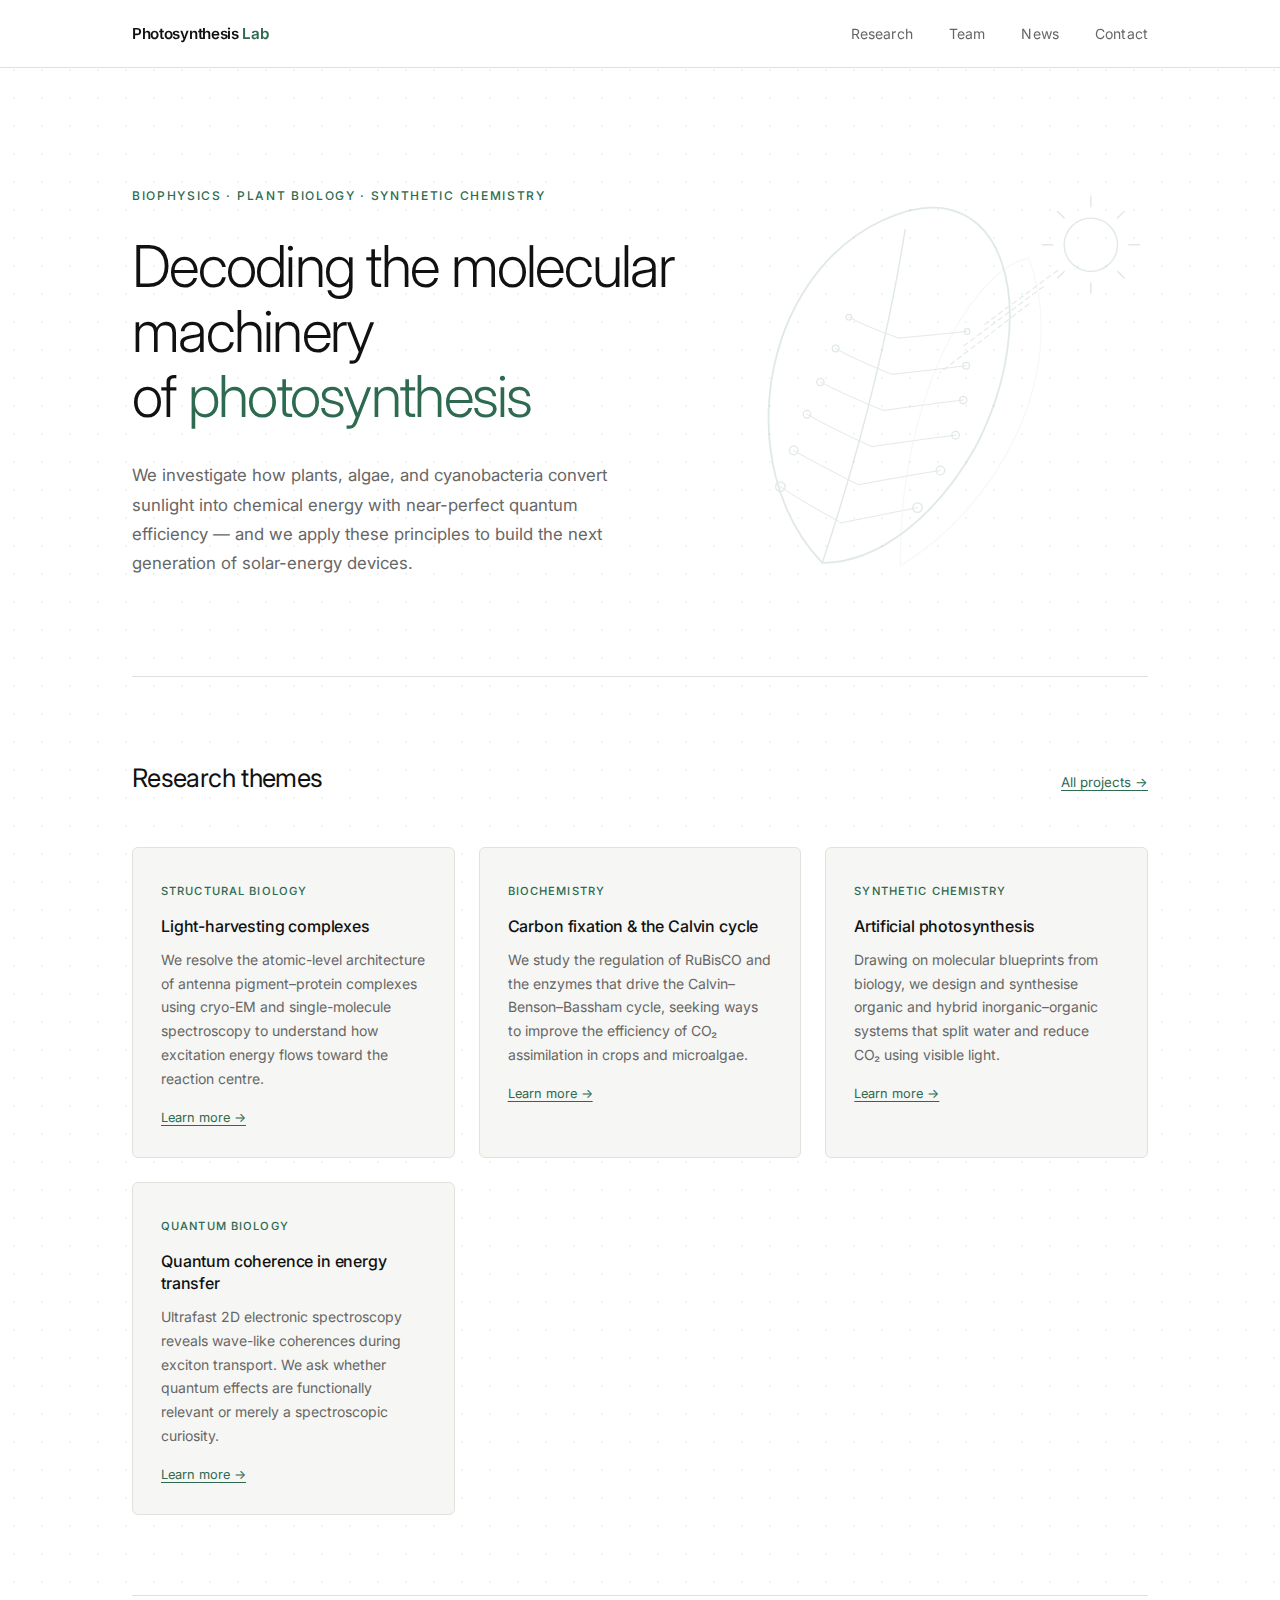
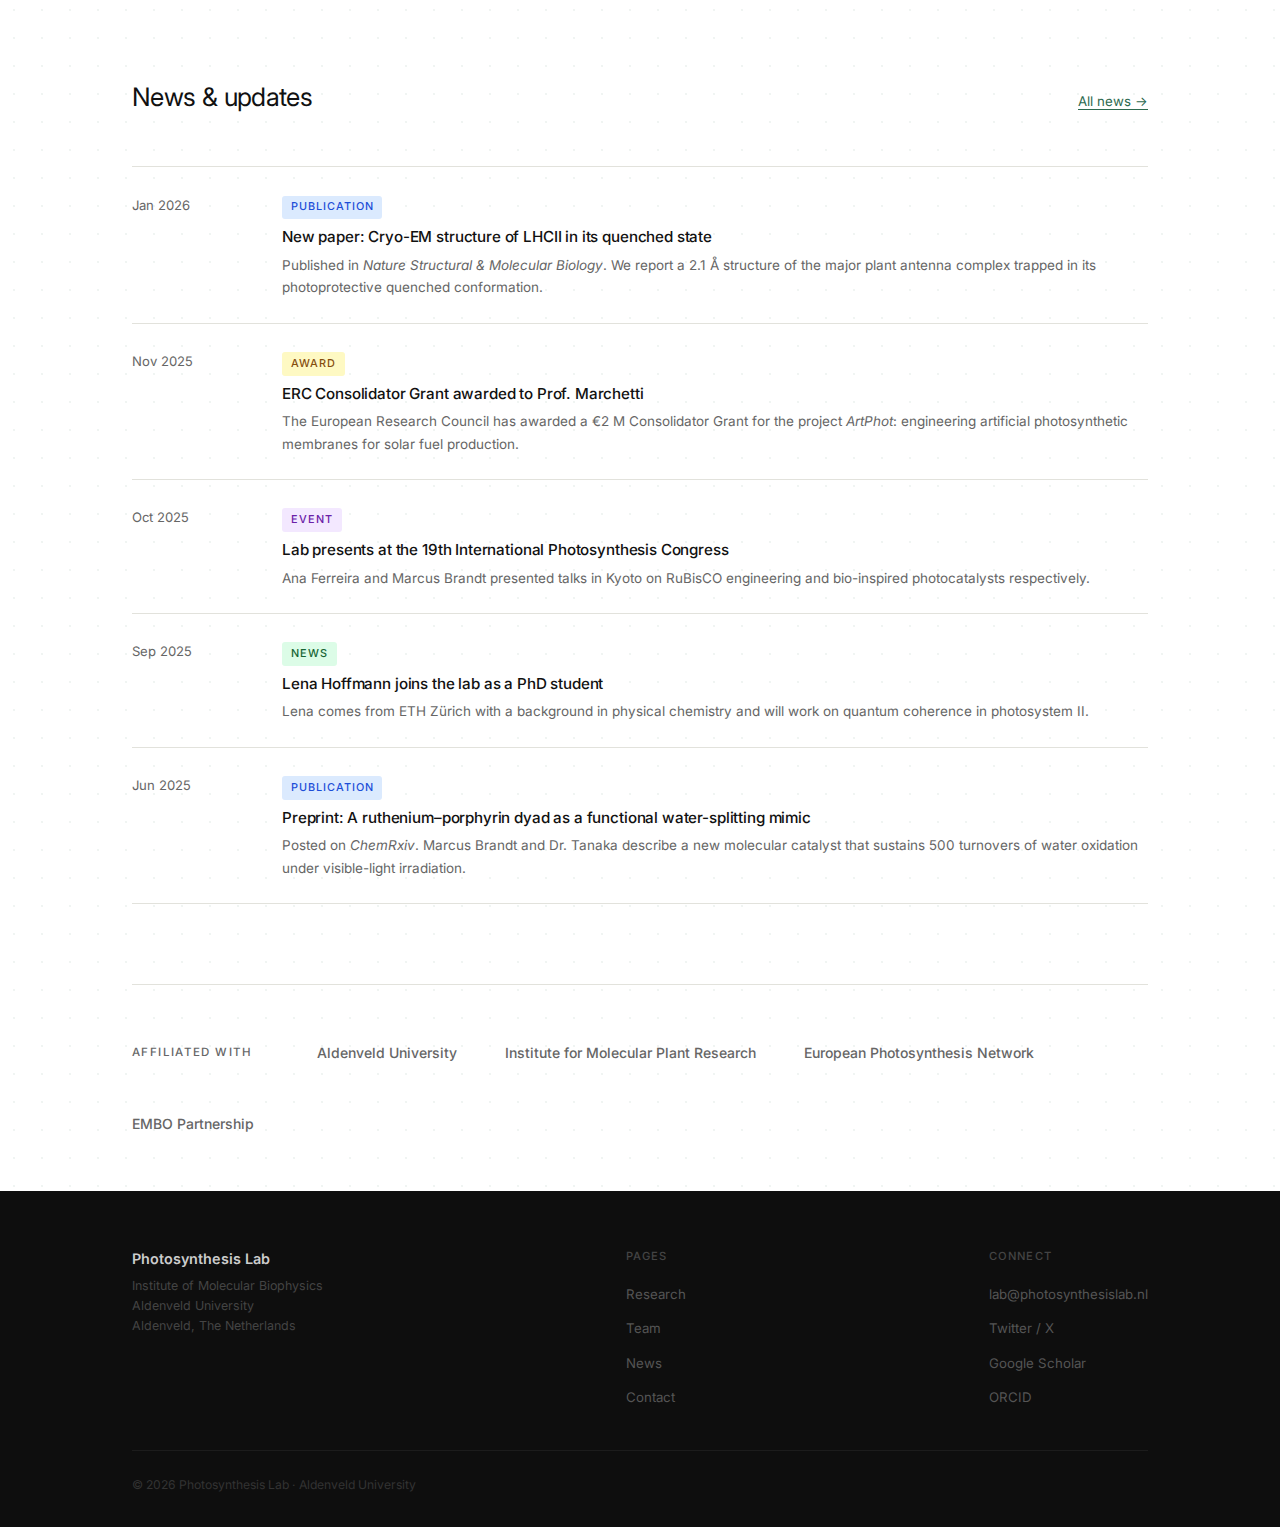
<file: index.html>
<!DOCTYPE html>
<html lang="en">
<head>
  <meta charset="UTF-8" />
  <meta name="viewport" content="width=device-width, initial-scale=1.0" />
  <title>Photosynthesis Lab</title>
  <meta name="description" content="We study the molecular machinery of photosynthesis — from quantum dynamics in light-harvesting complexes to carbon fixation and the design of artificial photosynthetic systems." />
  <link rel="preconnect" href="https://fonts.googleapis.com" />
  <link rel="preconnect" href="https://fonts.gstatic.com" crossorigin />
  <link href="https://fonts.googleapis.com/css2?family=Inter:wght@300;400;500;600&display=swap" rel="stylesheet" />
  <link rel="stylesheet" href="css/style.css" />
</head>
<body>

  <!-- ═══════════════════════════════════════════════════════
       NAV — edit lab name and links here
       ═══════════════════════════════════════════════════════ -->
  <nav>
    <div class="container nav-inner">
      <div class="nav-brand">
        Photosynthesis<span> Lab</span>
      </div>
      <ul class="nav-links">
        <li><a href="research.html">Research</a></li>
        <li><a href="team.html">Team</a></li>
        <li><a href="news.html">News</a></li>
        <li><a href="contact.html">Contact</a></li>
      </ul>
    </div>
  </nav>

  <!-- ═══════════════════════════════════════════════════════
       HERO — edit the main headline and intro paragraph
       ═══════════════════════════════════════════════════════ -->
  <div class="container">
    <header class="hero">

      <!-- Text column -->
      <div class="hero-content">
        <span class="hero-kicker">Biophysics · Plant Biology · Synthetic Chemistry</span>
        <h1>
          Decoding the molecular machinery<br>
          of <em>photosynthesis</em>
        </h1>
        <p class="hero-lead">
          We investigate how plants, algae, and cyanobacteria convert sunlight into
          chemical energy with near-perfect quantum efficiency — and we apply these
          principles to build the next generation of solar-energy devices.
        </p>
      </div>

      <!-- ═══════════════════════════════════════════════════
           Hero illustration — leaf with veins, sun, photon arrows.
           Replace with <img src="images/hero.svg"> if preferred.
           ═══════════════════════════════════════════════════ -->
      <svg class="hero-art" viewBox="0 0 420 420" xmlns="http://www.w3.org/2000/svg"
           fill="none" stroke="currentColor" stroke-linecap="round" stroke-linejoin="round"
           aria-hidden="true">

        <!-- Sun -->
        <circle cx="360" cy="68" r="28" stroke-width="1.5"/>
        <line x1="360" y1="28"  x2="360" y2="17"  stroke-width="1.5"/>
        <line x1="388" y1="40"  x2="395" y2="33"  stroke-width="1.5"/>
        <line x1="400" y1="68"  x2="411" y2="68"  stroke-width="1.5"/>
        <line x1="388" y1="96"  x2="395" y2="103" stroke-width="1.5"/>
        <line x1="360" y1="108" x2="360" y2="119" stroke-width="1.5"/>
        <line x1="332" y1="96"  x2="325" y2="103" stroke-width="1.5"/>
        <line x1="320" y1="68"  x2="309" y2="68"  stroke-width="1.5"/>
        <line x1="332" y1="40"  x2="325" y2="33"  stroke-width="1.5"/>

        <!-- Photon arrows — dashed lines from sun toward leaf -->
        <line x1="325" y1="95"  x2="248" y2="152" stroke-width="1.1" stroke-dasharray="5 4"/>
        <line x1="310" y1="112" x2="224" y2="176" stroke-width="1.1" stroke-dasharray="5 4"/>
        <line x1="295" y1="130" x2="202" y2="202" stroke-width="1.1" stroke-dasharray="5 4"/>

        <!-- Background leaf (offset, lower opacity) -->
        <path d="M 160 405 C 260 345 340 205 295 82
                 C 238 92 158 225 160 405 Z"
              stroke-width="1.2" stroke-opacity="0.32"/>

        <!-- Main leaf outline -->
        <path d="M 78 402 C -18 302 12 102 142 42
                 C 272 -18 312 142 238 282
                 C 198 352 138 402 78 402 Z"
              stroke-width="1.9"/>

        <!-- Midrib -->
        <path d="M 78 402 Q 138 222 165 52" stroke-width="1.5"/>

        <!-- Left secondary veins -->
        <path d="M  98 360 Q  56 337  34 322" stroke-width="1"/>
        <path d="M 116 320 Q  72 298  48 284" stroke-width="1"/>
        <path d="M 130 280 Q  86 260  62 246" stroke-width="1"/>
        <path d="M 142 242 Q  98 224  76 212" stroke-width="1"/>
        <path d="M 151 204 Q 111 188  92 177" stroke-width="1"/>
        <path d="M 158 166 Q 122 153 106 144" stroke-width="1"/>

        <!-- Right secondary veins -->
        <path d="M  98 360 Q 148 350 178 344" stroke-width="1"/>
        <path d="M 116 320 Q 169 310 202 305" stroke-width="1"/>
        <path d="M 130 280 Q 184 272 218 268" stroke-width="1"/>
        <path d="M 142 242 Q 193 235 226 231" stroke-width="1"/>
        <path d="M 151 204 Q 198 199 229 195" stroke-width="1"/>
        <path d="M 158 166 Q 202 162 230 159" stroke-width="1"/>

        <!-- Chloroplast dots — left tips -->
        <circle cx=" 34" cy="322" r="5.0" stroke-width="1.3"/>
        <circle cx=" 48" cy="284" r="4.5" stroke-width="1.3"/>
        <circle cx=" 62" cy="246" r="4.0" stroke-width="1.3"/>
        <circle cx=" 76" cy="212" r="3.8" stroke-width="1.3"/>
        <circle cx=" 92" cy="177" r="3.5" stroke-width="1.3"/>
        <circle cx="106" cy="144" r="3.0" stroke-width="1.3"/>

        <!-- Chloroplast dots — right tips -->
        <circle cx="178" cy="344" r="5.0" stroke-width="1.3"/>
        <circle cx="202" cy="305" r="4.5" stroke-width="1.3"/>
        <circle cx="218" cy="268" r="4.0" stroke-width="1.3"/>
        <circle cx="226" cy="231" r="3.8" stroke-width="1.3"/>
        <circle cx="229" cy="195" r="3.5" stroke-width="1.3"/>
        <circle cx="230" cy="159" r="3.0" stroke-width="1.3"/>

      </svg>

    </header>
  </div>

  <!-- ═══════════════════════════════════════════════════════
       FEATURED RESEARCH — edit card titles, tags, and text
       ═══════════════════════════════════════════════════════ -->
  <div class="container">
    <section class="section">
      <div class="section-header">
        <h2>Research themes</h2>
        <a class="see-all" href="research.html">All projects →</a>
      </div>

      <div class="research-grid">

        <article class="card">
          <span class="card-tag">Structural biology</span>
          <h3>Light-harvesting complexes</h3>
          <p>
            We resolve the atomic-level architecture of antenna pigment–protein
            complexes using cryo-EM and single-molecule spectroscopy to understand
            how excitation energy flows toward the reaction centre.
          </p>
          <a class="card-link" href="research.html#lhc">Learn more →</a>
        </article>

        <article class="card">
          <span class="card-tag">Biochemistry</span>
          <h3>Carbon fixation &amp; the Calvin cycle</h3>
          <p>
            We study the regulation of RuBisCO and the enzymes that drive the
            Calvin–Benson–Bassham cycle, seeking ways to improve the efficiency
            of CO₂ assimilation in crops and microalgae.
          </p>
          <a class="card-link" href="research.html#calvin">Learn more →</a>
        </article>

        <article class="card">
          <span class="card-tag">Synthetic chemistry</span>
          <h3>Artificial photosynthesis</h3>
          <p>
            Drawing on molecular blueprints from biology, we design and synthesise
            organic and hybrid inorganic–organic systems that split water and
            reduce CO₂ using visible light.
          </p>
          <a class="card-link" href="research.html#artificial">Learn more →</a>
        </article>

        <article class="card">
          <span class="card-tag">Quantum biology</span>
          <h3>Quantum coherence in energy transfer</h3>
          <p>
            Ultrafast 2D electronic spectroscopy reveals wave-like coherences
            during exciton transport. We ask whether quantum effects are
            functionally relevant or merely a spectroscopic curiosity.
          </p>
          <a class="card-link" href="research.html#quantum">Learn more →</a>
        </article>

      </div>
    </section>
  </div>

  <!-- ═══════════════════════════════════════════════════════
       NEWS — edit date, badge type, headline, and description
       Badges: badge-pub / badge-award / badge-news / badge-event
       ═══════════════════════════════════════════════════════ -->
  <div class="container">
    <section class="section">
      <div class="section-header">
        <h2>News &amp; updates</h2>
        <a class="see-all" href="news.html">All news →</a>
      </div>

      <ul class="news-list">

        <li class="news-item">
          <time class="news-date">Jan 2026</time>
          <div class="news-body">
            <span class="badge badge-pub">Publication</span>
            <h3>New paper: Cryo-EM structure of LHCII in its quenched state</h3>
            <p>
              Published in <em>Nature Structural &amp; Molecular Biology</em>.
              We report a 2.1 Å structure of the major plant antenna complex
              trapped in its photoprotective quenched conformation.
            </p>
          </div>
        </li>

        <li class="news-item">
          <time class="news-date">Nov 2025</time>
          <div class="news-body">
            <span class="badge badge-award">Award</span>
            <h3>ERC Consolidator Grant awarded to Prof. Marchetti</h3>
            <p>
              The European Research Council has awarded a €2 M Consolidator Grant
              for the project <em>ArtPhot</em>: engineering artificial
              photosynthetic membranes for solar fuel production.
            </p>
          </div>
        </li>

        <li class="news-item">
          <time class="news-date">Oct 2025</time>
          <div class="news-body">
            <span class="badge badge-event">Event</span>
            <h3>Lab presents at the 19th International Photosynthesis Congress</h3>
            <p>
              Ana Ferreira and Marcus Brandt presented talks in Kyoto on
              RuBisCO engineering and bio-inspired photocatalysts respectively.
            </p>
          </div>
        </li>

        <li class="news-item">
          <time class="news-date">Sep 2025</time>
          <div class="news-body">
            <span class="badge badge-news">News</span>
            <h3>Lena Hoffmann joins the lab as a PhD student</h3>
            <p>
              Lena comes from ETH Zürich with a background in physical chemistry
              and will work on quantum coherence in photosystem II.
            </p>
          </div>
        </li>

        <li class="news-item">
          <time class="news-date">Jun 2025</time>
          <div class="news-body">
            <span class="badge badge-pub">Publication</span>
            <h3>Preprint: A ruthenium–porphyrin dyad as a functional water-splitting mimic</h3>
            <p>
              Posted on <em>ChemRxiv</em>. Marcus Brandt and Dr. Tanaka describe a
              new molecular catalyst that sustains 500 turnovers of water
              oxidation under visible-light irradiation.
            </p>
          </div>
        </li>

      </ul>
    </section>
  </div>

  <!-- ═══════════════════════════════════════════════════════
       AFFILIATIONS — edit institution names as needed
       ═══════════════════════════════════════════════════════ -->
  <div class="container">
    <div class="affiliations">
      <div class="affiliations-inner">
        <span class="aff-label">Affiliated with</span>
        <span class="aff-item">Aldenveld University</span>
        <span class="aff-item">Institute for Molecular Plant Research</span>
        <span class="aff-item">European Photosynthesis Network</span>
        <span class="aff-item">EMBO Partnership</span>
      </div>
    </div>
  </div>

  <!-- ═══════════════════════════════════════════════════════
       FOOTER
       ═══════════════════════════════════════════════════════ -->
  <footer>
    <div class="container">
      <div class="footer-inner">
        <div>
          <div class="footer-brand-name">Photosynthesis Lab</div>
          <div class="footer-brand-sub">
            Institute of Molecular Biophysics<br>
            Aldenveld University<br>
            Aldenveld, The Netherlands
          </div>
        </div>

        <div class="footer-col">
          <h4>Pages</h4>
          <ul>
            <li><a href="research.html">Research</a></li>
            <li><a href="team.html">Team</a></li>
            <li><a href="news.html">News</a></li>
            <li><a href="contact.html">Contact</a></li>
          </ul>
        </div>

        <div class="footer-col">
          <h4>Connect</h4>
          <ul>
            <li><a href="mailto:lab@photosynthesislab.nl">lab@photosynthesislab.nl</a></li>
            <li><a href="#">Twitter / X</a></li>
            <li><a href="#">Google Scholar</a></li>
            <li><a href="#">ORCID</a></li>
          </ul>
        </div>
      </div>

      <div class="footer-bottom">
        © 2026 Photosynthesis Lab · Aldenveld University
      </div>
    </div>
  </footer>

</body>
</html>
</file>
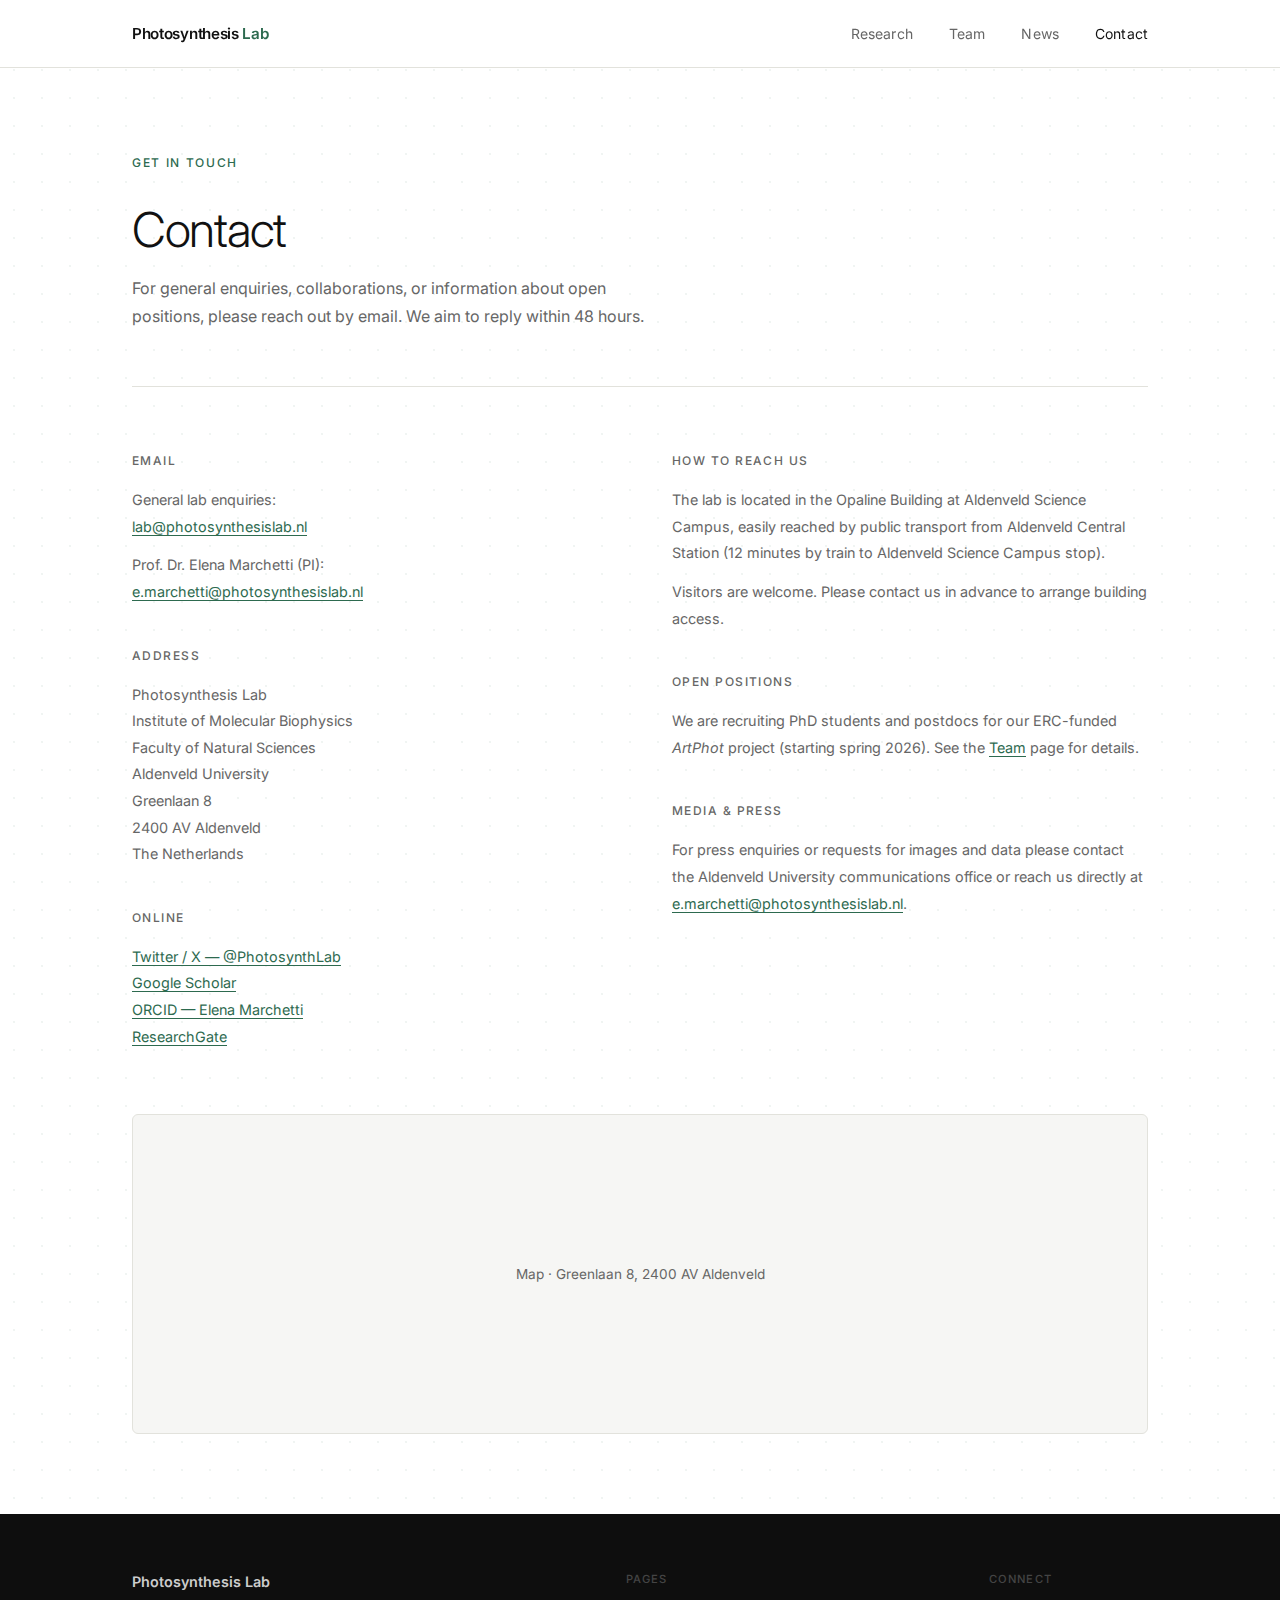
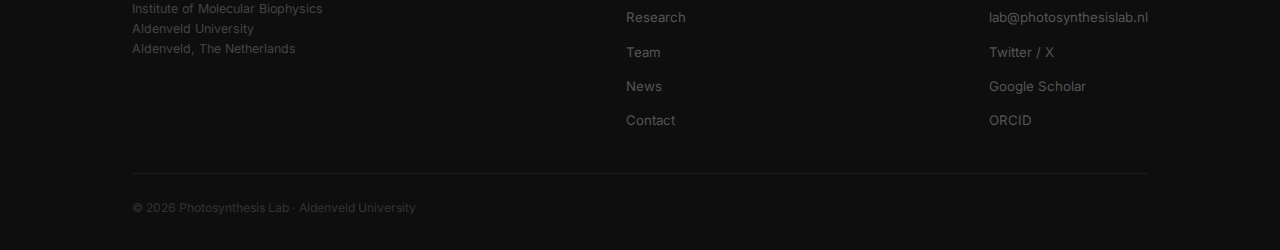
<file: contact.html>
<!DOCTYPE html>
<html lang="en">
<head>
  <meta charset="UTF-8" />
  <meta name="viewport" content="width=device-width, initial-scale=1.0" />
  <title>Contact — Photosynthesis Lab</title>
  <meta name="description" content="Get in touch with the Photosynthesis Lab at the University of Amsterdam." />
  <link rel="preconnect" href="https://fonts.googleapis.com" />
  <link rel="preconnect" href="https://fonts.gstatic.com" crossorigin />
  <link href="https://fonts.googleapis.com/css2?family=Inter:wght@300;400;500;600&display=swap" rel="stylesheet" />
  <link rel="stylesheet" href="css/style.css" />
</head>
<body>

  <nav>
    <div class="container nav-inner">
      <div class="nav-brand">Photosynthesis<span> Lab</span></div>
      <ul class="nav-links">
        <li><a href="research.html">Research</a></li>
        <li><a href="team.html">Team</a></li>
        <li><a href="news.html">News</a></li>
        <li><a href="contact.html" class="active">Contact</a></li>
      </ul>
    </div>
  </nav>

  <div class="container">
    <header class="page-hero">
      <span class="hero-kicker">Get in touch</span>
      <h1>Contact</h1>
      <p>
        For general enquiries, collaborations, or information about open
        positions, please reach out by email. We aim to reply within 48 hours.
      </p>
    </header>
  </div>

  <!-- ═══════════════════════════════════════════════════════
       CONTACT INFO — edit addresses, emails, and links
       ═══════════════════════════════════════════════════════ -->
  <div class="container">
    <div class="contact-grid">

      <div>
        <div class="contact-group" style="margin-bottom:2.5rem;">
          <h3>Email</h3>
          <p>
            General lab enquiries:<br>
            <a href="mailto:lab@photosynthesislab.nl">lab@photosynthesislab.nl</a>
          </p>
          <p style="margin-top:0.75rem;">
            Prof. Dr. Elena Marchetti (PI):<br>
            <a href="mailto:e.marchetti@photosynthesislab.nl">e.marchetti@photosynthesislab.nl</a>
          </p>
        </div>

        <div class="contact-group" style="margin-bottom:2.5rem;">
          <h3>Address</h3>
          <address>
            Photosynthesis Lab<br>
            Institute of Molecular Biophysics<br>
            Faculty of Natural Sciences<br>
            Aldenveld University<br>
            Greenlaan 8<br>
            2400 AV Aldenveld<br>
            The Netherlands
          </address>
        </div>

        <div class="contact-group">
          <h3>Online</h3>
          <p>
            <a href="#">Twitter / X — @PhotosynthLab</a><br>
            <a href="#">Google Scholar</a><br>
            <a href="#">ORCID — Elena Marchetti</a><br>
            <a href="#">ResearchGate</a>
          </p>
        </div>
      </div>

      <div>
        <div class="contact-group" style="margin-bottom:2.5rem;">
          <h3>How to reach us</h3>
          <p>
            The lab is located in the Opaline Building at Aldenveld Science
            Campus, easily reached by public transport from Aldenveld Central
            Station (12 minutes by train to Aldenveld Science Campus stop).
          </p>
          <p style="margin-top:0.75rem;">
            Visitors are welcome. Please contact us in advance to arrange
            building access.
          </p>
        </div>

        <div class="contact-group" style="margin-bottom:2.5rem;">
          <h3>Open positions</h3>
          <p>
            We are recruiting PhD students and postdocs for our ERC-funded
            <em>ArtPhot</em> project (starting spring 2026).
            See the <a href="team.html">Team</a> page for details.
          </p>
        </div>

        <div class="contact-group">
          <h3>Media &amp; press</h3>
          <p>
            For press enquiries or requests for images and data please contact
            the Aldenveld University communications office or reach us
            directly at
            <a href="mailto:e.marchetti@photosynthesislab.nl">e.marchetti@photosynthesislab.nl</a>.
          </p>
        </div>
      </div>

    </div>
  </div>

  <!-- ═══════════════════════════════════════════════════════
       MAP PLACEHOLDER — replace iframe src with your location
       ═══════════════════════════════════════════════════════ -->
  <div class="container">
    <div style="
      width: 100%;
      height: 320px;
      background: var(--surface);
      border: 1px solid var(--border);
      border-radius: 6px;
      display: flex;
      align-items: center;
      justify-content: center;
      color: var(--text-muted);
      font-size: 0.85rem;
      margin-bottom: 5rem;
    ">
      <!-- Embed a map here, e.g.:
           <iframe src="https://maps.google.com/maps?q=Science+Park+904+Amsterdam&output=embed"
                   width="100%" height="100%" style="border:0; border-radius:6px;"
                   allowfullscreen loading="lazy"></iframe>
      -->
      Map · Greenlaan 8, 2400 AV Aldenveld
    </div>
  </div>

  <footer>
    <div class="container">
      <div class="footer-inner">
        <div>
          <div class="footer-brand-name">Photosynthesis Lab</div>
          <div class="footer-brand-sub">
            Institute of Molecular Biophysics<br>
            Aldenveld University<br>
            Aldenveld, The Netherlands
          </div>
        </div>
        <div class="footer-col">
          <h4>Pages</h4>
          <ul>
            <li><a href="research.html">Research</a></li>
            <li><a href="team.html">Team</a></li>
            <li><a href="news.html">News</a></li>
            <li><a href="contact.html">Contact</a></li>
          </ul>
        </div>
        <div class="footer-col">
          <h4>Connect</h4>
          <ul>
            <li><a href="mailto:lab@photosynthesislab.nl">lab@photosynthesislab.nl</a></li>
            <li><a href="#">Twitter / X</a></li>
            <li><a href="#">Google Scholar</a></li>
            <li><a href="#">ORCID</a></li>
          </ul>
        </div>
      </div>
      <div class="footer-bottom">© 2026 Photosynthesis Lab · Aldenveld University</div>
    </div>
  </footer>

</body>
</html>
</file>
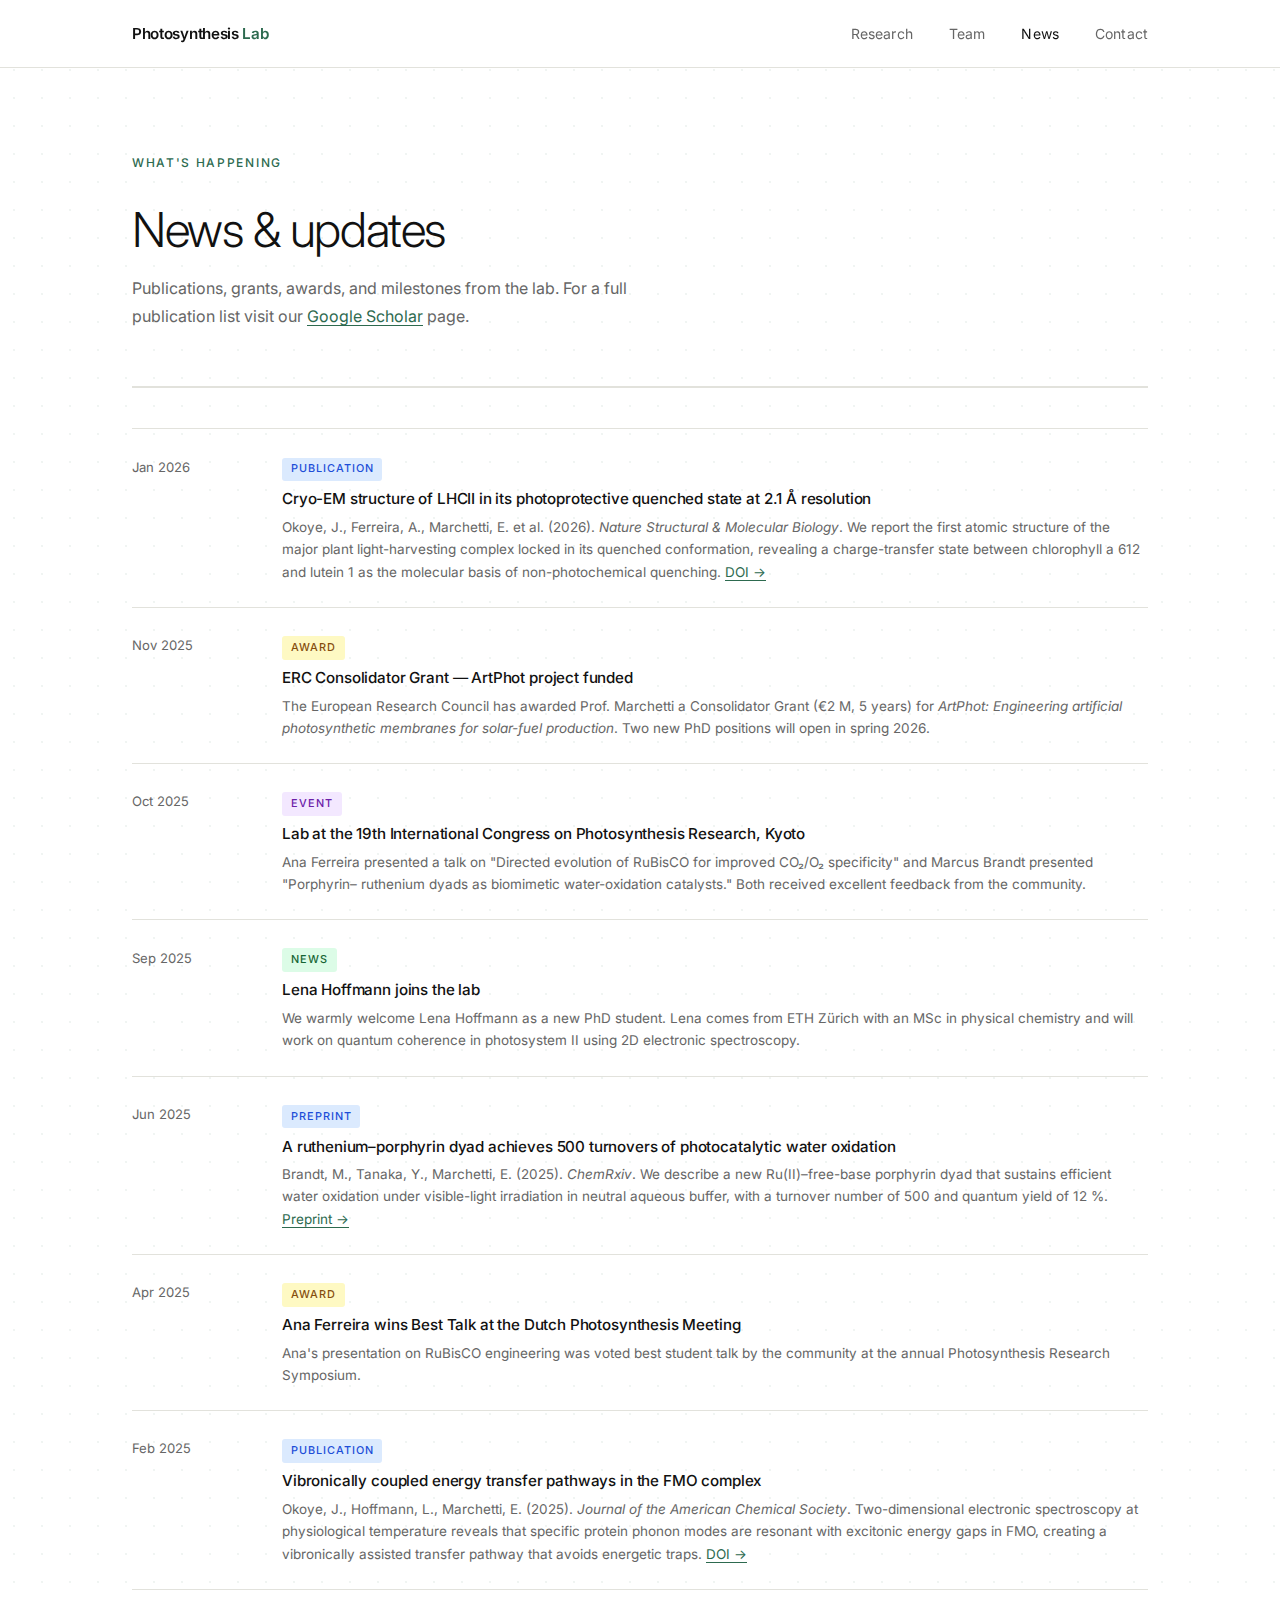
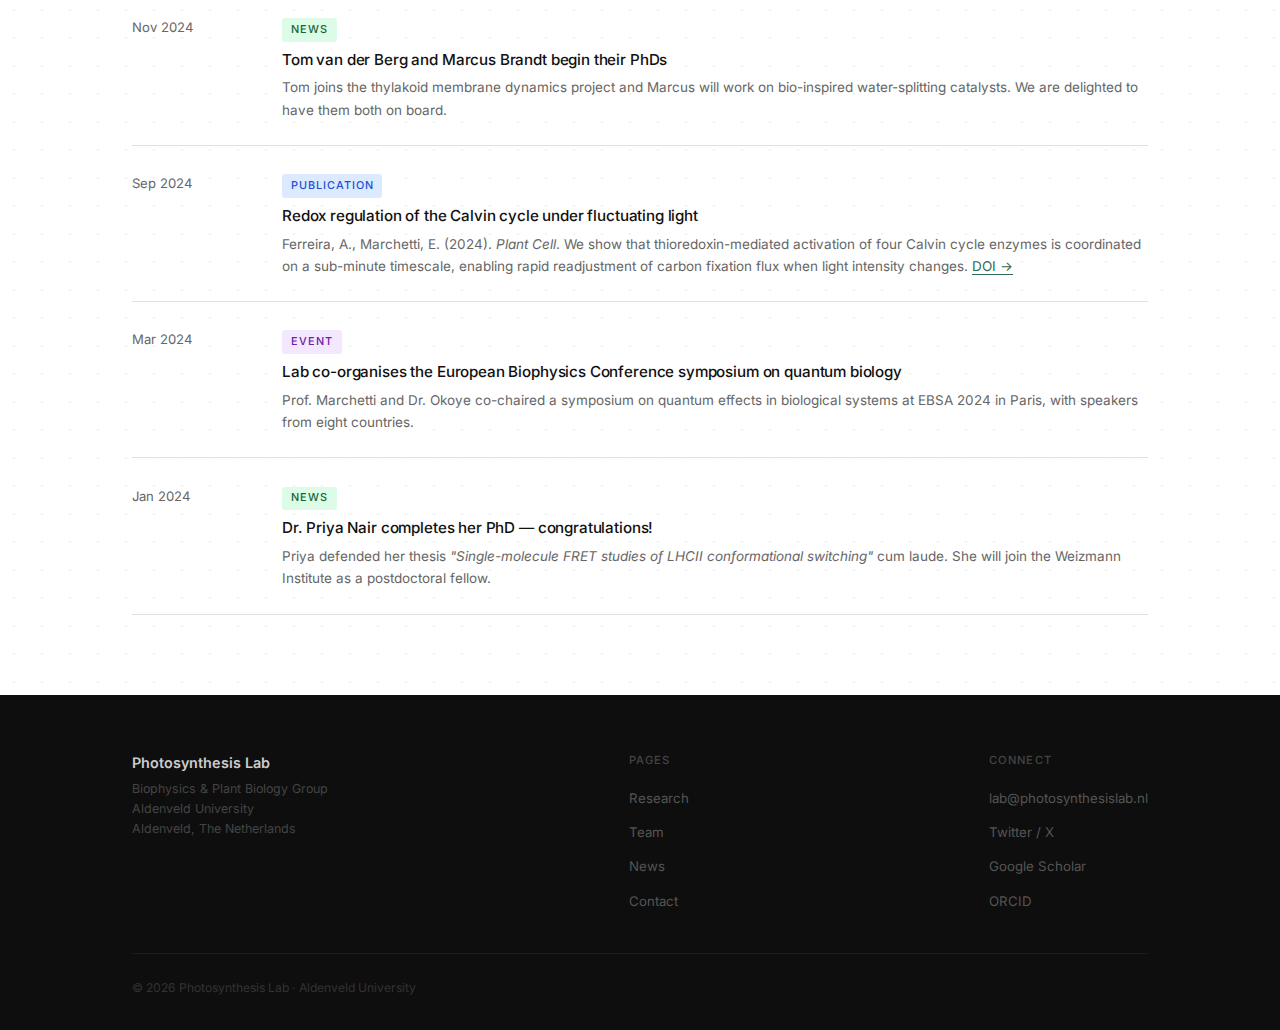
<file: news.html>
<!DOCTYPE html>
<html lang="en">
<head>
  <meta charset="UTF-8" />
  <meta name="viewport" content="width=device-width, initial-scale=1.0" />
  <title>News — Photosynthesis Lab</title>
  <meta name="description" content="Latest publications, awards, and news from the Photosynthesis Lab." />
  <link rel="preconnect" href="https://fonts.googleapis.com" />
  <link rel="preconnect" href="https://fonts.gstatic.com" crossorigin />
  <link href="https://fonts.googleapis.com/css2?family=Inter:wght@300;400;500;600&display=swap" rel="stylesheet" />
  <link rel="stylesheet" href="css/style.css" />
</head>
<body>

  <nav>
    <div class="container nav-inner">
      <div class="nav-brand">Photosynthesis<span> Lab</span></div>
      <ul class="nav-links">
        <li><a href="research.html">Research</a></li>
        <li><a href="team.html">Team</a></li>
        <li><a href="news.html" class="active">News</a></li>
        <li><a href="contact.html">Contact</a></li>
      </ul>
    </div>
  </nav>

  <div class="container">
    <header class="page-hero">
      <span class="hero-kicker">What's happening</span>
      <h1>News &amp; updates</h1>
      <p>
        Publications, grants, awards, and milestones from the lab.
        For a full publication list visit our
        <a href="#" style="color:var(--accent);text-decoration:underline;text-underline-offset:3px;">Google Scholar</a> page.
      </p>
    </header>
  </div>

  <!-- ═══════════════════════════════════════════════════════
       NEWS ITEMS — reverse chronological order
       To add an item: copy one <li class="news-item"> block.
       Badge classes: badge-pub / badge-award / badge-news / badge-event
       ═══════════════════════════════════════════════════════ -->
  <div class="container">
    <section class="section" style="padding-top:2.5rem;">

      <ul class="news-list">

        <!-- 2026 ────────────────────────────────────────────── -->

        <li class="news-item">
          <time class="news-date">Jan 2026</time>
          <div class="news-body">
            <span class="badge badge-pub">Publication</span>
            <h3>Cryo-EM structure of LHCII in its photoprotective quenched state at 2.1 Å resolution</h3>
            <p>
              Okoye, J., Ferreira, A., Marchetti, E. et al. (2026).
              <em>Nature Structural &amp; Molecular Biology</em>.
              We report the first atomic structure of the major plant light-harvesting
              complex locked in its quenched conformation, revealing a charge-transfer
              state between chlorophyll a 612 and lutein 1 as the molecular basis
              of non-photochemical quenching.
              <a href="#" style="color:var(--accent);text-decoration:underline;text-underline-offset:3px;">DOI →</a>
            </p>
          </div>
        </li>

        <!-- 2025 ────────────────────────────────────────────── -->

        <li class="news-item">
          <time class="news-date">Nov 2025</time>
          <div class="news-body">
            <span class="badge badge-award">Award</span>
            <h3>ERC Consolidator Grant — ArtPhot project funded</h3>
            <p>
              The European Research Council has awarded Prof. Marchetti a
              Consolidator Grant (€2 M, 5 years) for <em>ArtPhot: Engineering
              artificial photosynthetic membranes for solar-fuel production</em>.
              Two new PhD positions will open in spring 2026.
            </p>
          </div>
        </li>

        <li class="news-item">
          <time class="news-date">Oct 2025</time>
          <div class="news-body">
            <span class="badge badge-event">Event</span>
            <h3>Lab at the 19th International Congress on Photosynthesis Research, Kyoto</h3>
            <p>
              Ana Ferreira presented a talk on "Directed evolution of RuBisCO for
              improved CO₂/O₂ specificity" and Marcus Brandt presented "Porphyrin–
              ruthenium dyads as biomimetic water-oxidation catalysts."
              Both received excellent feedback from the community.
            </p>
          </div>
        </li>

        <li class="news-item">
          <time class="news-date">Sep 2025</time>
          <div class="news-body">
            <span class="badge badge-news">News</span>
            <h3>Lena Hoffmann joins the lab</h3>
            <p>
              We warmly welcome Lena Hoffmann as a new PhD student. Lena comes
              from ETH Zürich with an MSc in physical chemistry and will work on
              quantum coherence in photosystem II using 2D electronic spectroscopy.
            </p>
          </div>
        </li>

        <li class="news-item">
          <time class="news-date">Jun 2025</time>
          <div class="news-body">
            <span class="badge badge-pub">Preprint</span>
            <h3>A ruthenium–porphyrin dyad achieves 500 turnovers of photocatalytic water oxidation</h3>
            <p>
              Brandt, M., Tanaka, Y., Marchetti, E. (2025). <em>ChemRxiv</em>.
              We describe a new Ru(II)–free-base porphyrin dyad that sustains
              efficient water oxidation under visible-light irradiation in neutral
              aqueous buffer, with a turnover number of 500 and quantum yield of 12 %.
              <a href="#" style="color:var(--accent);text-decoration:underline;text-underline-offset:3px;">Preprint →</a>
            </p>
          </div>
        </li>

        <li class="news-item">
          <time class="news-date">Apr 2025</time>
          <div class="news-body">
            <span class="badge badge-award">Award</span>
            <h3>Ana Ferreira wins Best Talk at the Dutch Photosynthesis Meeting</h3>
            <p>
              Ana's presentation on RuBisCO engineering was voted best student
              talk by the community at the annual Photosynthesis Research Symposium.
            </p>
          </div>
        </li>

        <li class="news-item">
          <time class="news-date">Feb 2025</time>
          <div class="news-body">
            <span class="badge badge-pub">Publication</span>
            <h3>Vibronically coupled energy transfer pathways in the FMO complex</h3>
            <p>
              Okoye, J., Hoffmann, L., Marchetti, E. (2025).
              <em>Journal of the American Chemical Society</em>.
              Two-dimensional electronic spectroscopy at physiological temperature
              reveals that specific protein phonon modes are resonant with excitonic
              energy gaps in FMO, creating a vibronically assisted transfer pathway
              that avoids energetic traps.
              <a href="#" style="color:var(--accent);text-decoration:underline;text-underline-offset:3px;">DOI →</a>
            </p>
          </div>
        </li>

        <!-- 2024 ────────────────────────────────────────────── -->

        <li class="news-item">
          <time class="news-date">Nov 2024</time>
          <div class="news-body">
            <span class="badge badge-news">News</span>
            <h3>Tom van der Berg and Marcus Brandt begin their PhDs</h3>
            <p>
              Tom joins the thylakoid membrane dynamics project and Marcus will
              work on bio-inspired water-splitting catalysts. We are delighted to
              have them both on board.
            </p>
          </div>
        </li>

        <li class="news-item">
          <time class="news-date">Sep 2024</time>
          <div class="news-body">
            <span class="badge badge-pub">Publication</span>
            <h3>Redox regulation of the Calvin cycle under fluctuating light</h3>
            <p>
              Ferreira, A., Marchetti, E. (2024). <em>Plant Cell</em>.
              We show that thioredoxin-mediated activation of four Calvin cycle
              enzymes is coordinated on a sub-minute timescale, enabling rapid
              readjustment of carbon fixation flux when light intensity changes.
              <a href="#" style="color:var(--accent);text-decoration:underline;text-underline-offset:3px;">DOI →</a>
            </p>
          </div>
        </li>

        <li class="news-item">
          <time class="news-date">Mar 2024</time>
          <div class="news-body">
            <span class="badge badge-event">Event</span>
            <h3>Lab co-organises the European Biophysics Conference symposium on quantum biology</h3>
            <p>
              Prof. Marchetti and Dr. Okoye co-chaired a symposium on quantum
              effects in biological systems at EBSA 2024 in Paris, with speakers
              from eight countries.
            </p>
          </div>
        </li>

        <li class="news-item">
          <time class="news-date">Jan 2024</time>
          <div class="news-body">
            <span class="badge badge-news">News</span>
            <h3>Dr. Priya Nair completes her PhD — congratulations!</h3>
            <p>
              Priya defended her thesis <em>"Single-molecule FRET studies of LHCII
              conformational switching"</em> cum laude. She will join the Weizmann
              Institute as a postdoctoral fellow.
            </p>
          </div>
        </li>

      </ul>
    </section>
  </div>

  <footer>
    <div class="container">
      <div class="footer-inner">
        <div>
          <div class="footer-brand-name">Photosynthesis Lab</div>
          <div class="footer-brand-sub">
            Biophysics &amp; Plant Biology Group<br>
            Aldenveld University<br>
            Aldenveld, The Netherlands
          </div>
        </div>
        <div class="footer-col">
          <h4>Pages</h4>
          <ul>
            <li><a href="research.html">Research</a></li>
            <li><a href="team.html">Team</a></li>
            <li><a href="news.html">News</a></li>
            <li><a href="contact.html">Contact</a></li>
          </ul>
        </div>
        <div class="footer-col">
          <h4>Connect</h4>
          <ul>
            <li><a href="mailto:lab@photosynthesislab.nl">lab@photosynthesislab.nl</a></li>
            <li><a href="#">Twitter / X</a></li>
            <li><a href="#">Google Scholar</a></li>
            <li><a href="#">ORCID</a></li>
          </ul>
        </div>
      </div>
      <div class="footer-bottom">© 2026 Photosynthesis Lab · Aldenveld University</div>
    </div>
  </footer>

</body>
</html>
</file>
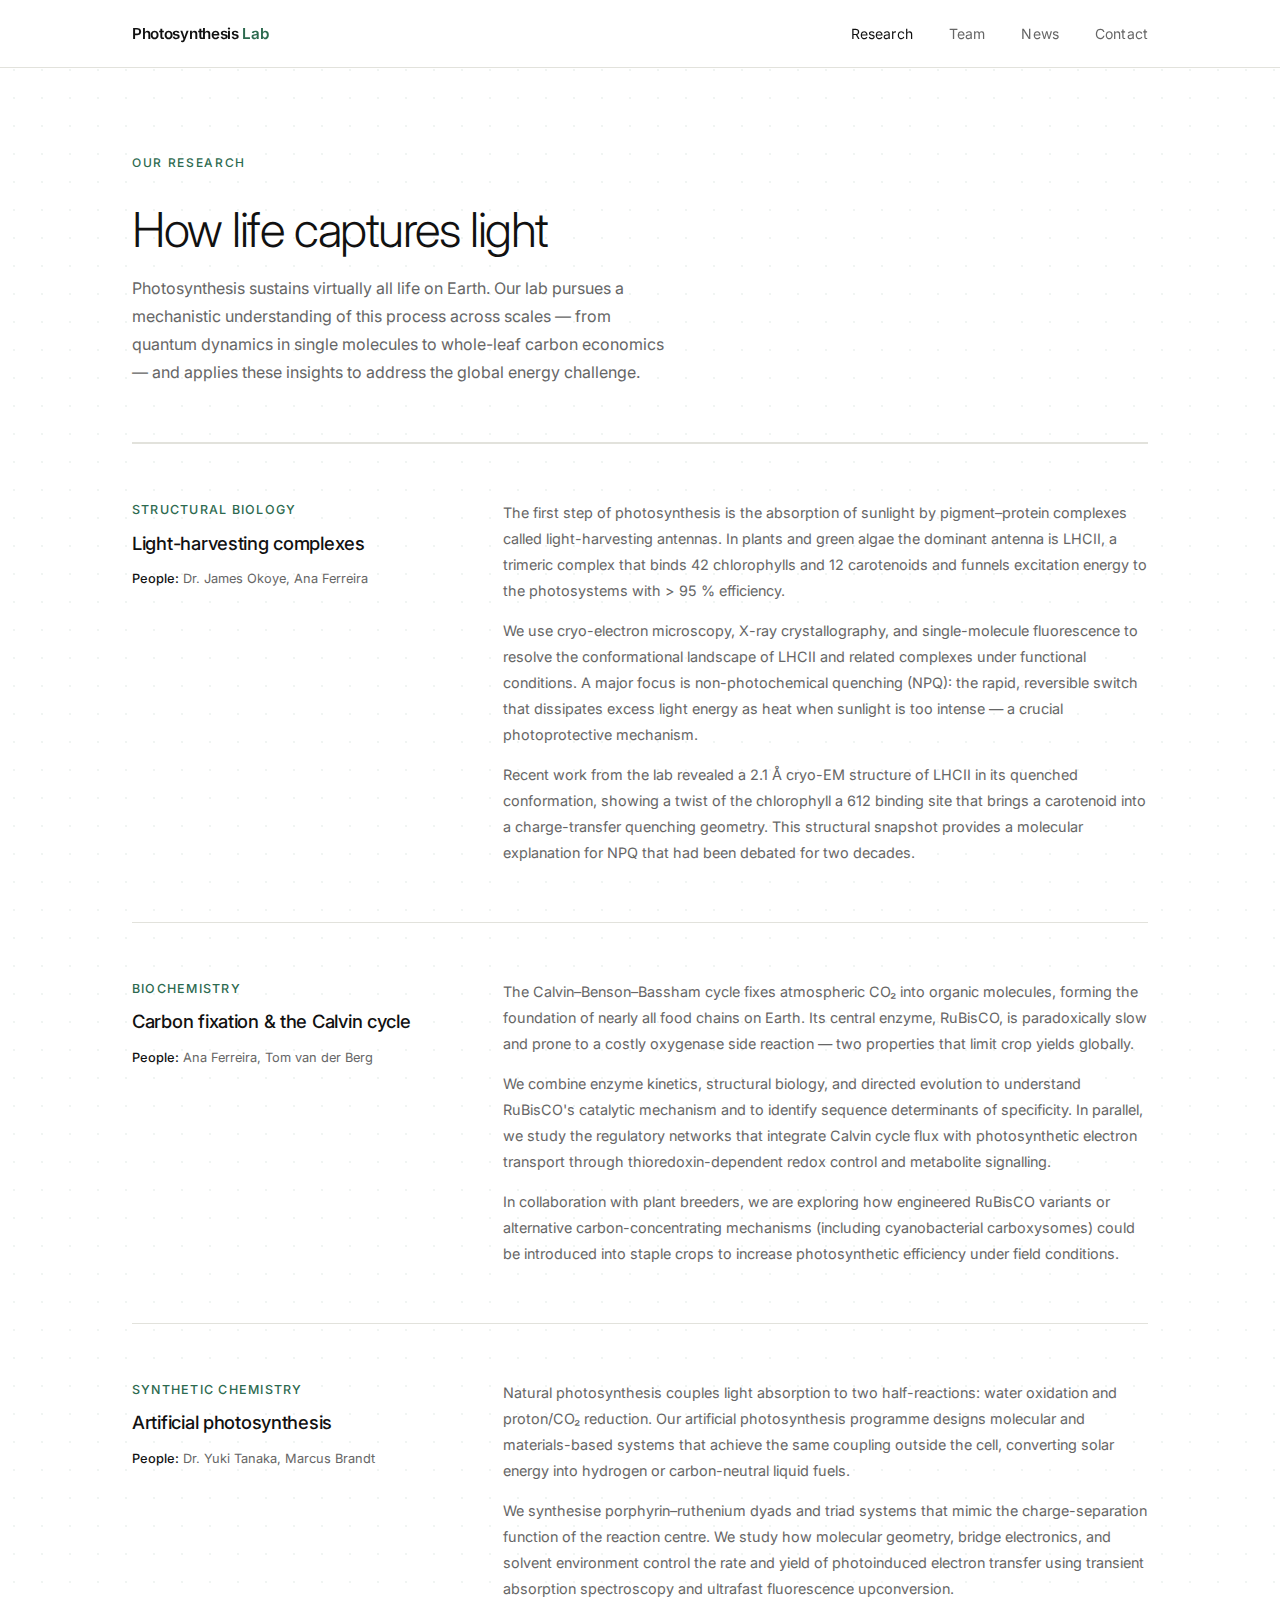
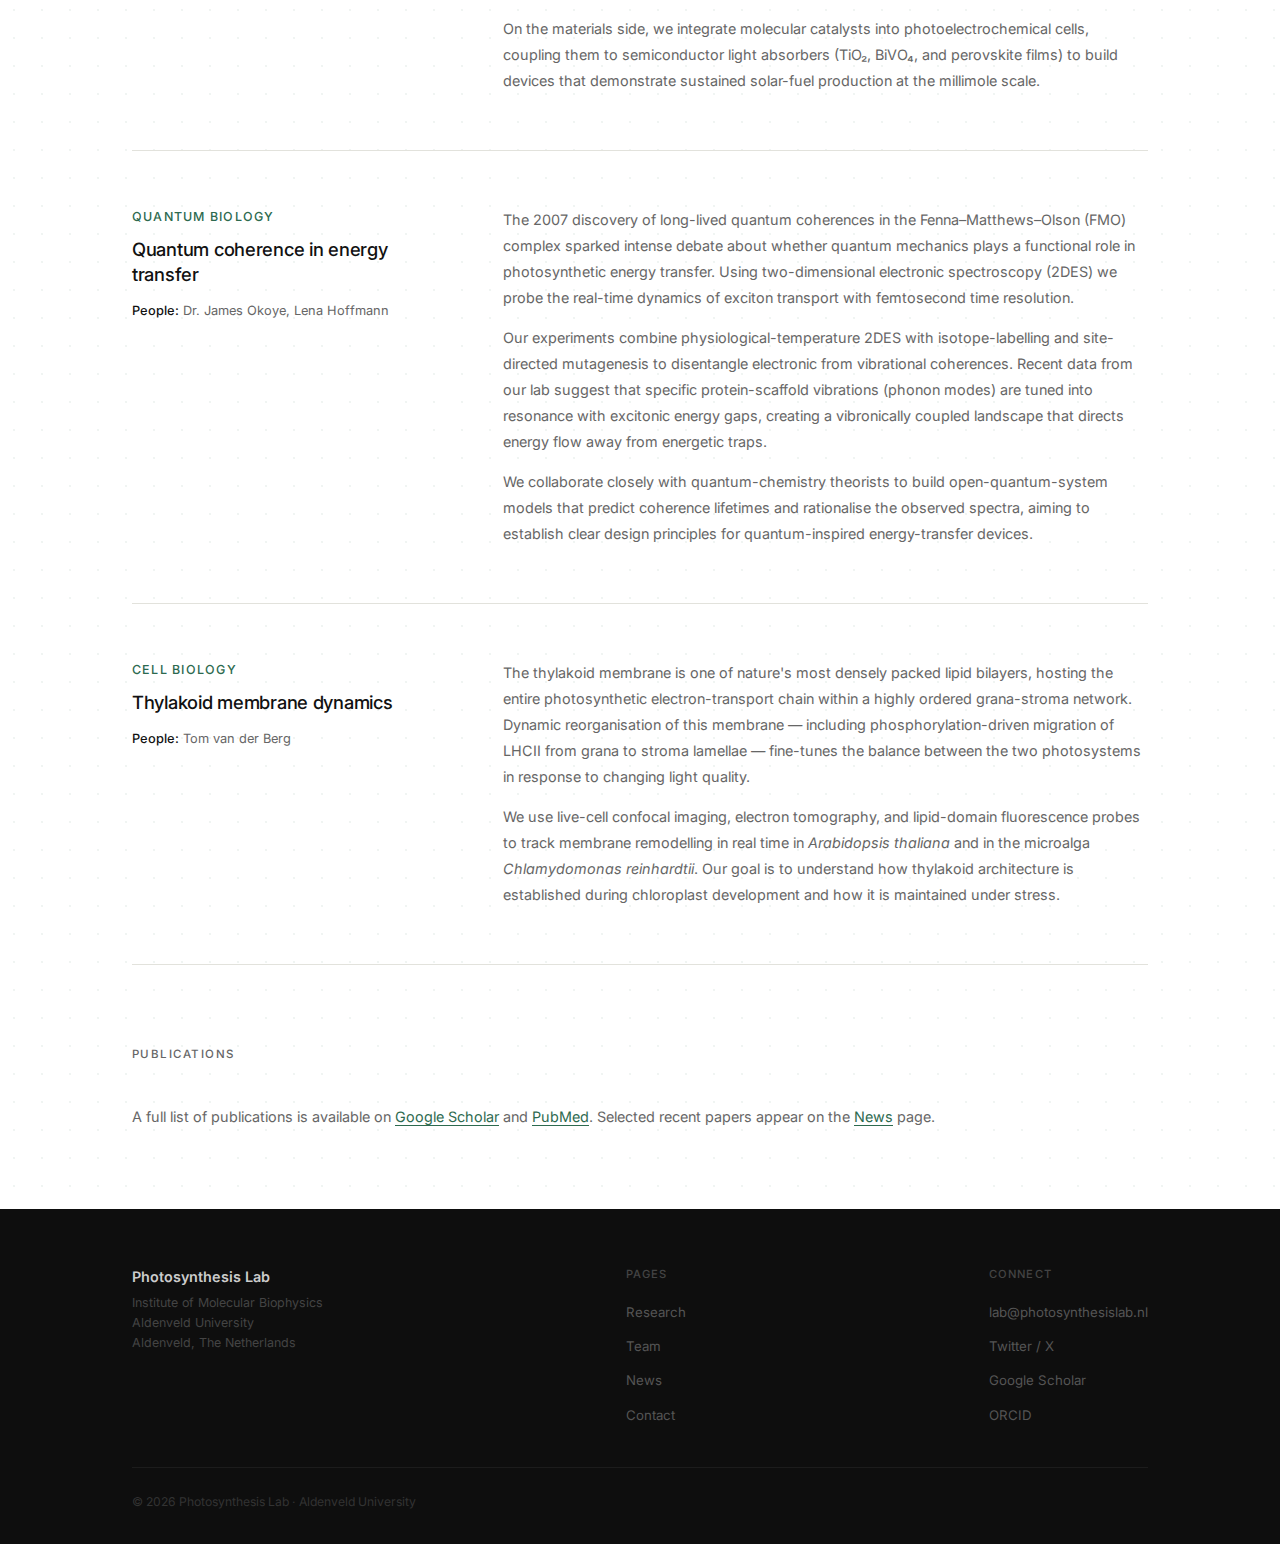
<file: research.html>
<!DOCTYPE html>
<html lang="en">
<head>
  <meta charset="UTF-8" />
  <meta name="viewport" content="width=device-width, initial-scale=1.0" />
  <title>Research — Photosynthesis Lab</title>
  <meta name="description" content="Research themes of the Photosynthesis Lab: light-harvesting, carbon fixation, artificial photosynthesis, and quantum biology." />
  <link rel="preconnect" href="https://fonts.googleapis.com" />
  <link rel="preconnect" href="https://fonts.gstatic.com" crossorigin />
  <link href="https://fonts.googleapis.com/css2?family=Inter:wght@300;400;500;600&display=swap" rel="stylesheet" />
  <link rel="stylesheet" href="css/style.css" />
</head>
<body>

  <nav>
    <div class="container nav-inner">
      <div class="nav-brand">
        Photosynthesis<span> Lab</span>
      </div>
      <ul class="nav-links">
        <li><a href="research.html" class="active">Research</a></li>
        <li><a href="team.html">Team</a></li>
        <li><a href="news.html">News</a></li>
        <li><a href="contact.html">Contact</a></li>
      </ul>
    </div>
  </nav>

  <!-- ═══════════════════════════════════════════════════════
       PAGE HERO — edit headline and intro
       ═══════════════════════════════════════════════════════ -->
  <div class="container">
    <header class="page-hero">
      <span class="hero-kicker">Our research</span>
      <h1>How life captures light</h1>
      <p>
        Photosynthesis sustains virtually all life on Earth. Our lab pursues
        a mechanistic understanding of this process across scales — from
        quantum dynamics in single molecules to whole-leaf carbon economics —
        and applies these insights to address the global energy challenge.
      </p>
    </header>
  </div>

  <!-- ═══════════════════════════════════════════════════════
       RESEARCH ITEMS
       Each item: .meta (tag), h3 (title), .body (paragraphs),
       .people-on-topic (who works on it)
       ═══════════════════════════════════════════════════════ -->
  <div class="container">

    <!-- ── Theme 1 ─────────────────────────────────────────── -->
    <article class="research-item" id="lhc">
      <div>
        <div class="meta">Structural biology</div>
        <h3>Light-harvesting complexes</h3>
        <p class="people-on-topic" style="margin-top:0.8rem;">
          <strong>People:</strong> Dr. James Okoye, Ana Ferreira
        </p>
      </div>
      <div class="body">
        <p>
          The first step of photosynthesis is the absorption of sunlight by
          pigment–protein complexes called light-harvesting antennas. In plants
          and green algae the dominant antenna is LHCII, a trimeric complex that
          binds 42 chlorophylls and 12 carotenoids and funnels excitation energy
          to the photosystems with &gt; 95 % efficiency.
        </p>
        <p>
          We use cryo-electron microscopy, X-ray crystallography, and
          single-molecule fluorescence to resolve the conformational landscape of
          LHCII and related complexes under functional conditions. A major focus
          is non-photochemical quenching (NPQ): the rapid, reversible switch that
          dissipates excess light energy as heat when sunlight is too intense —
          a crucial photoprotective mechanism.
        </p>
        <p>
          Recent work from the lab revealed a 2.1 Å cryo-EM structure of LHCII
          in its quenched conformation, showing a twist of the chlorophyll a 612
          binding site that brings a carotenoid into a charge-transfer quenching
          geometry. This structural snapshot provides a molecular explanation for
          NPQ that had been debated for two decades.
        </p>
      </div>
    </article>

    <!-- ── Theme 2 ─────────────────────────────────────────── -->
    <article class="research-item" id="calvin">
      <div>
        <div class="meta">Biochemistry</div>
        <h3>Carbon fixation &amp; the Calvin cycle</h3>
        <p class="people-on-topic" style="margin-top:0.8rem;">
          <strong>People:</strong> Ana Ferreira, Tom van der Berg
        </p>
      </div>
      <div class="body">
        <p>
          The Calvin–Benson–Bassham cycle fixes atmospheric CO₂ into organic
          molecules, forming the foundation of nearly all food chains on Earth.
          Its central enzyme, RuBisCO, is paradoxically slow and prone to a
          costly oxygenase side reaction — two properties that limit crop
          yields globally.
        </p>
        <p>
          We combine enzyme kinetics, structural biology, and directed evolution
          to understand RuBisCO's catalytic mechanism and to identify sequence
          determinants of specificity. In parallel, we study the regulatory
          networks that integrate Calvin cycle flux with photosynthetic electron
          transport through thioredoxin-dependent redox control and metabolite
          signalling.
        </p>
        <p>
          In collaboration with plant breeders, we are exploring how engineered
          RuBisCO variants or alternative carbon-concentrating mechanisms
          (including cyanobacterial carboxysomes) could be introduced into staple
          crops to increase photosynthetic efficiency under field conditions.
        </p>
      </div>
    </article>

    <!-- ── Theme 3 ─────────────────────────────────────────── -->
    <article class="research-item" id="artificial">
      <div>
        <div class="meta">Synthetic chemistry</div>
        <h3>Artificial photosynthesis</h3>
        <p class="people-on-topic" style="margin-top:0.8rem;">
          <strong>People:</strong> Dr. Yuki Tanaka, Marcus Brandt
        </p>
      </div>
      <div class="body">
        <p>
          Natural photosynthesis couples light absorption to two half-reactions:
          water oxidation and proton/CO₂ reduction. Our artificial photosynthesis
          programme designs molecular and materials-based systems that achieve the
          same coupling outside the cell, converting solar energy into
          hydrogen or carbon-neutral liquid fuels.
        </p>
        <p>
          We synthesise porphyrin–ruthenium dyads and triad systems that mimic
          the charge-separation function of the reaction centre. We study how
          molecular geometry, bridge electronics, and solvent environment control
          the rate and yield of photoinduced electron transfer using transient
          absorption spectroscopy and ultrafast fluorescence upconversion.
        </p>
        <p>
          On the materials side, we integrate molecular catalysts into
          photoelectrochemical cells, coupling them to semiconductor light
          absorbers (TiO₂, BiVO₄, and perovskite films) to build devices that
          demonstrate sustained solar-fuel production at the millimole scale.
        </p>
      </div>
    </article>

    <!-- ── Theme 4 ─────────────────────────────────────────── -->
    <article class="research-item" id="quantum">
      <div>
        <div class="meta">Quantum biology</div>
        <h3>Quantum coherence in energy transfer</h3>
        <p class="people-on-topic" style="margin-top:0.8rem;">
          <strong>People:</strong> Dr. James Okoye, Lena Hoffmann
        </p>
      </div>
      <div class="body">
        <p>
          The 2007 discovery of long-lived quantum coherences in the
          Fenna–Matthews–Olson (FMO) complex sparked intense debate about
          whether quantum mechanics plays a functional role in photosynthetic
          energy transfer. Using two-dimensional electronic spectroscopy (2DES)
          we probe the real-time dynamics of exciton transport with
          femtosecond time resolution.
        </p>
        <p>
          Our experiments combine physiological-temperature 2DES with
          isotope-labelling and site-directed mutagenesis to disentangle
          electronic from vibrational coherences. Recent data from our lab
          suggest that specific protein-scaffold vibrations (phonon modes) are
          tuned into resonance with excitonic energy gaps, creating a
          vibronically coupled landscape that directs energy flow away from
          energetic traps.
        </p>
        <p>
          We collaborate closely with quantum-chemistry theorists to build
          open-quantum-system models that predict coherence lifetimes and
          rationalise the observed spectra, aiming to establish clear
          design principles for quantum-inspired energy-transfer devices.
        </p>
      </div>
    </article>

    <!-- ── Theme 5 ─────────────────────────────────────────── -->
    <article class="research-item" id="thylakoid">
      <div>
        <div class="meta">Cell biology</div>
        <h3>Thylakoid membrane dynamics</h3>
        <p class="people-on-topic" style="margin-top:0.8rem;">
          <strong>People:</strong> Tom van der Berg
        </p>
      </div>
      <div class="body">
        <p>
          The thylakoid membrane is one of nature's most densely packed
          lipid bilayers, hosting the entire photosynthetic electron-transport
          chain within a highly ordered grana-stroma network. Dynamic
          reorganisation of this membrane — including phosphorylation-driven
          migration of LHCII from grana to stroma lamellae — fine-tunes the
          balance between the two photosystems in response to changing light
          quality.
        </p>
        <p>
          We use live-cell confocal imaging, electron tomography, and
          lipid-domain fluorescence probes to track membrane remodelling in
          real time in <em>Arabidopsis thaliana</em> and in the microalga
          <em>Chlamydomonas reinhardtii</em>. Our goal is to understand how
          thylakoid architecture is established during chloroplast development
          and how it is maintained under stress.
        </p>
      </div>
    </article>

  </div>

  <!-- ── Publications note ──────────────────────────────────── -->
  <div class="container">
    <section class="section">
      <p class="section-label">Publications</p>
      <p style="font-size:0.9rem; color:var(--text-muted); line-height:1.75;">
        A full list of publications is available on
        <a href="#" style="color:var(--accent); text-decoration:underline; text-underline-offset:3px;">Google Scholar</a>
        and
        <a href="#" style="color:var(--accent); text-decoration:underline; text-underline-offset:3px;">PubMed</a>.
        Selected recent papers appear on the <a href="news.html" style="color:var(--accent); text-decoration:underline; text-underline-offset:3px;">News</a> page.
      </p>
    </section>
  </div>

  <footer>
    <div class="container">
      <div class="footer-inner">
        <div>
          <div class="footer-brand-name">Photosynthesis Lab</div>
          <div class="footer-brand-sub">
            Institute of Molecular Biophysics<br>
            Aldenveld University<br>
            Aldenveld, The Netherlands
          </div>
        </div>
        <div class="footer-col">
          <h4>Pages</h4>
          <ul>
            <li><a href="research.html">Research</a></li>
            <li><a href="team.html">Team</a></li>
            <li><a href="news.html">News</a></li>
            <li><a href="contact.html">Contact</a></li>
          </ul>
        </div>
        <div class="footer-col">
          <h4>Connect</h4>
          <ul>
            <li><a href="mailto:lab@photosynthesislab.nl">lab@photosynthesislab.nl</a></li>
            <li><a href="#">Twitter / X</a></li>
            <li><a href="#">Google Scholar</a></li>
            <li><a href="#">ORCID</a></li>
          </ul>
        </div>
      </div>
      <div class="footer-bottom">© 2026 Photosynthesis Lab · Aldenveld University</div>
    </div>
  </footer>

</body>
</html>
</file>
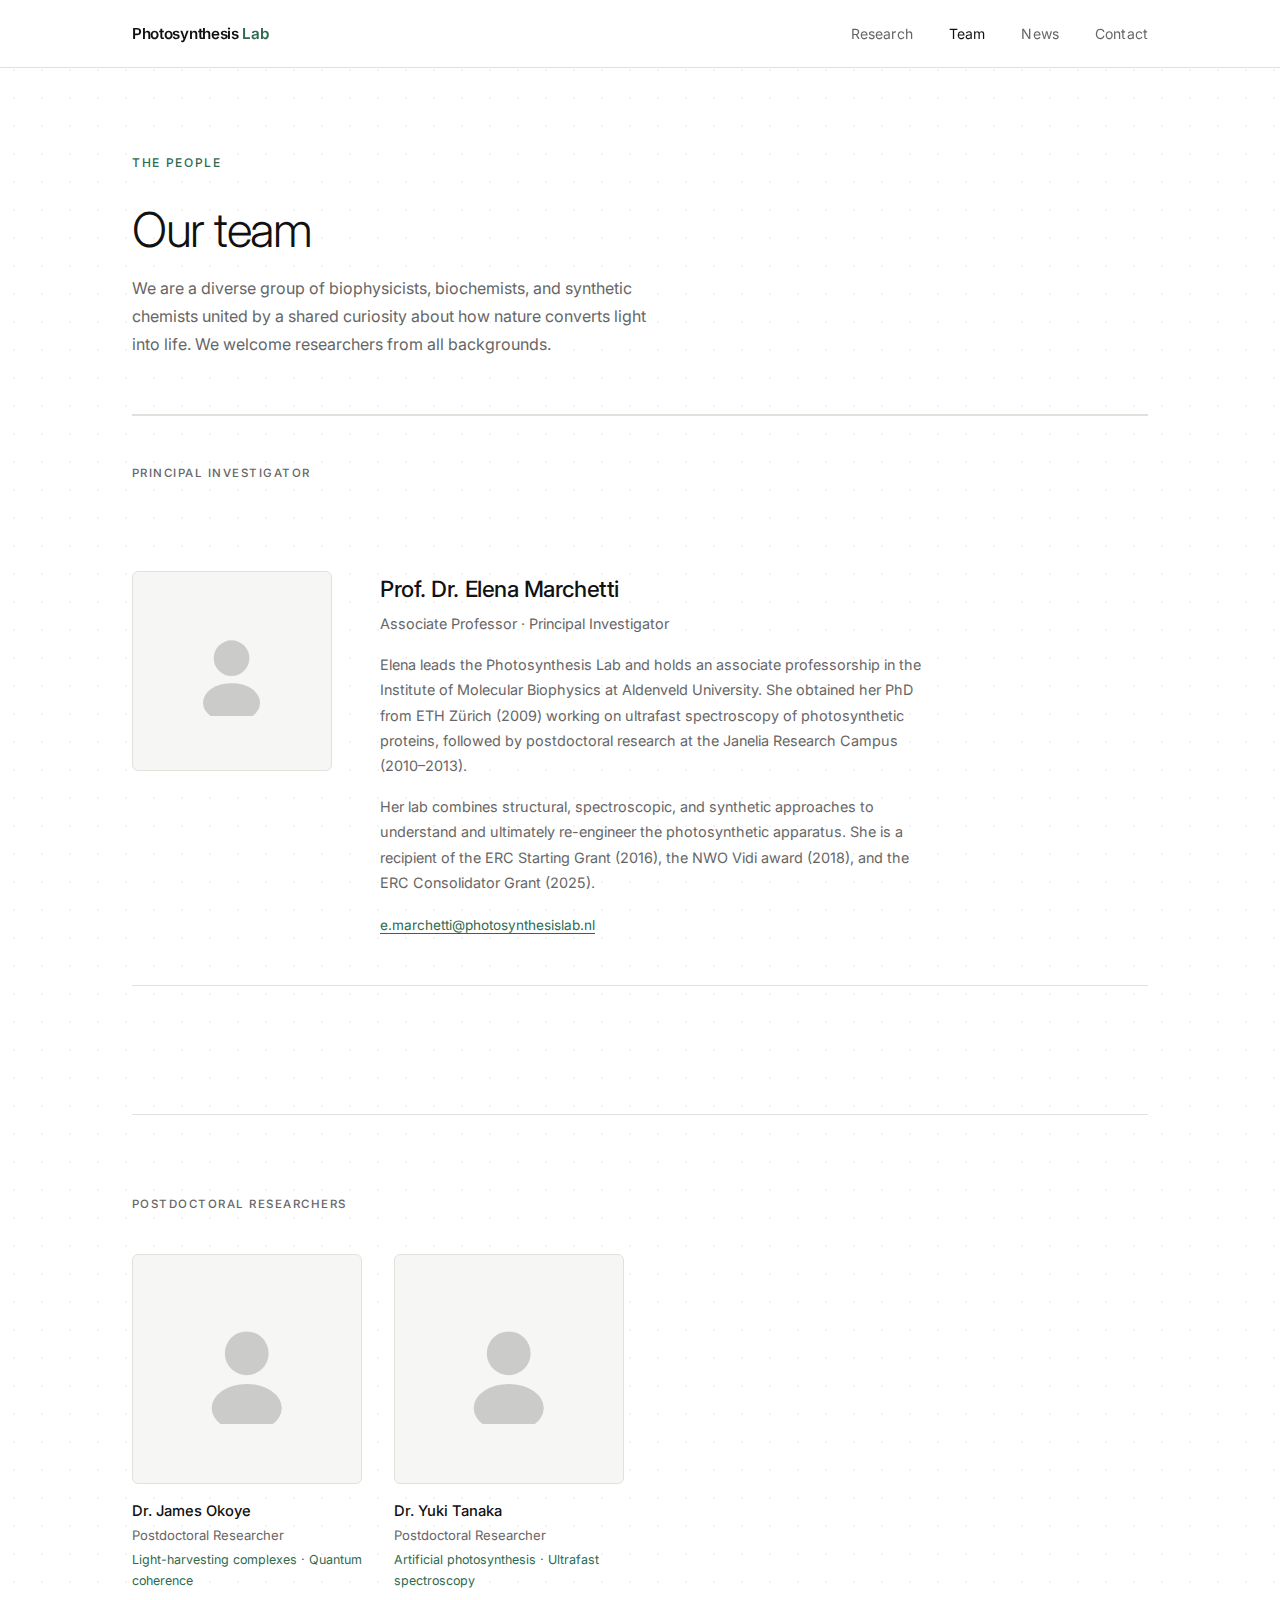
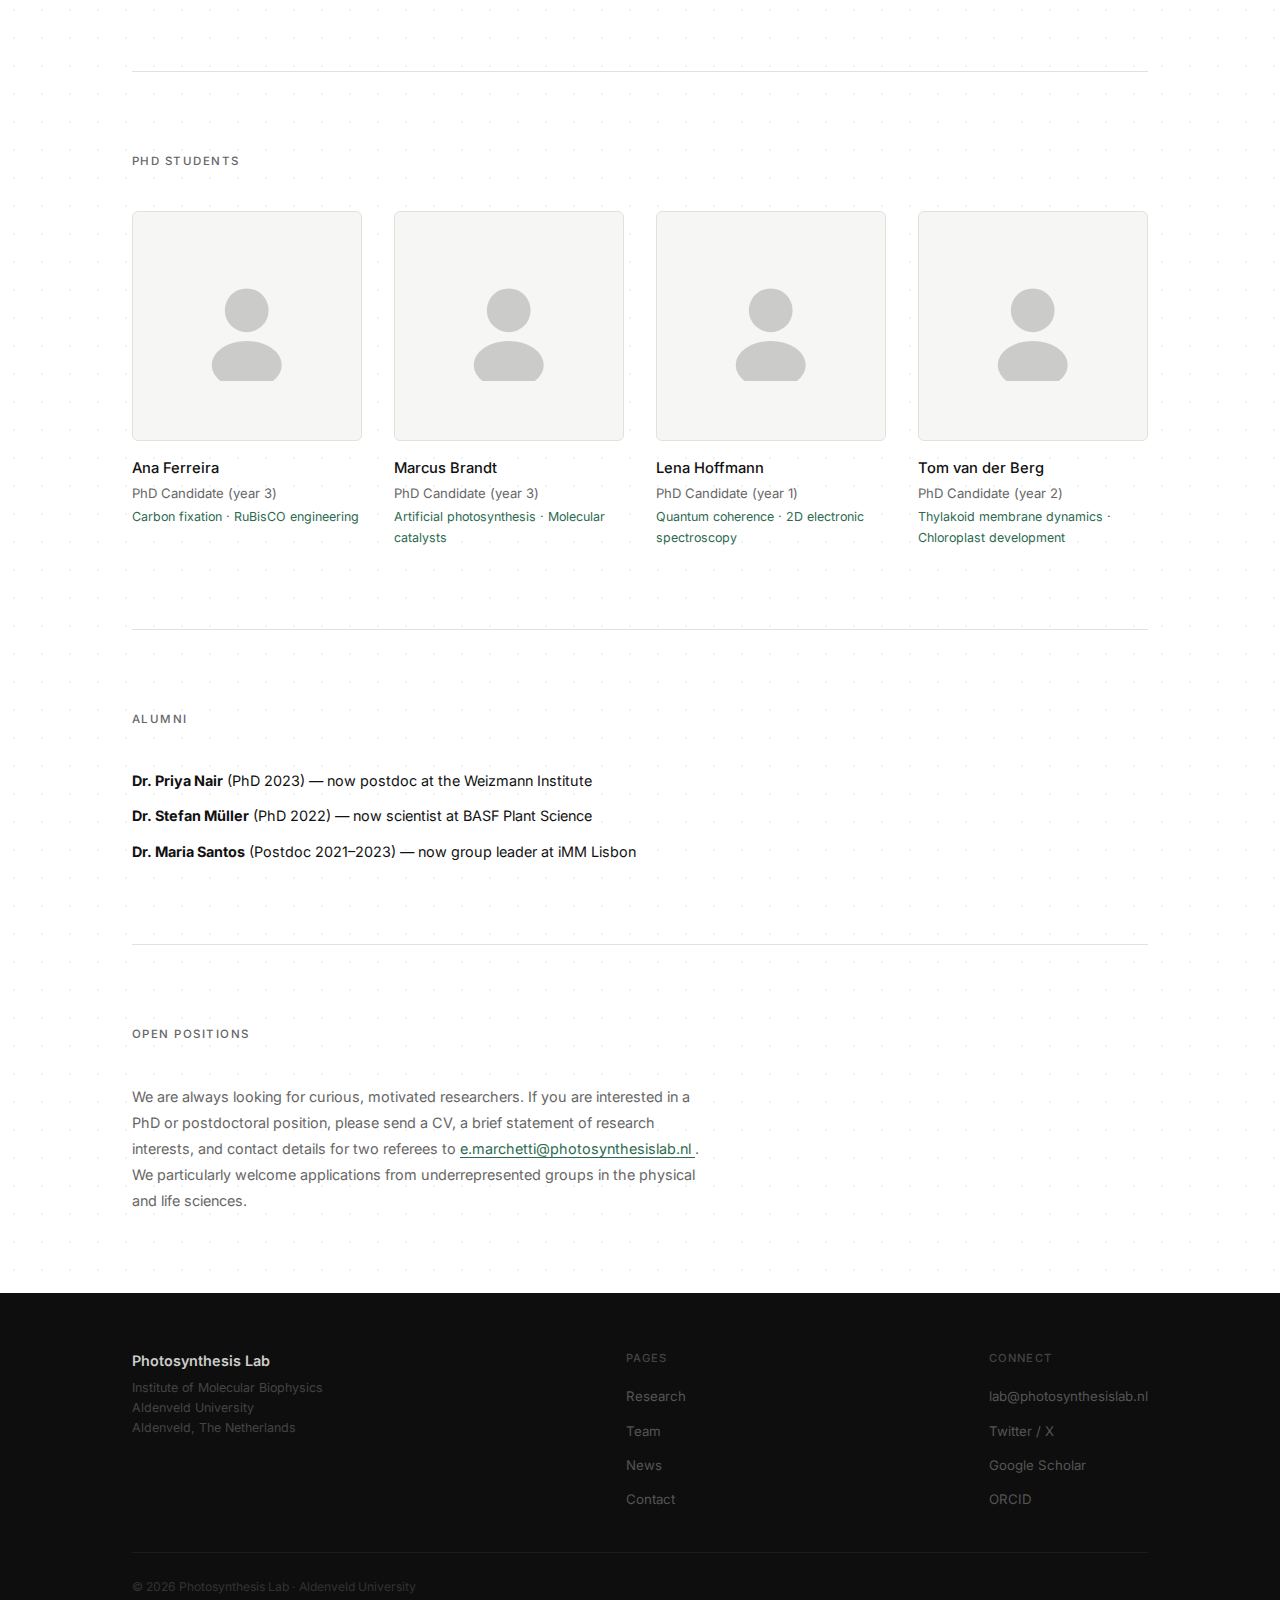
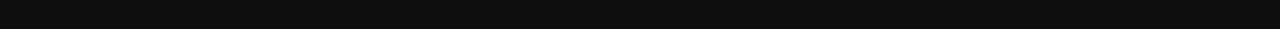
<file: team.html>
<!DOCTYPE html>
<html lang="en">
<head>
  <meta charset="UTF-8" />
  <meta name="viewport" content="width=device-width, initial-scale=1.0" />
  <title>Team — Photosynthesis Lab</title>
  <meta name="description" content="Meet the researchers of the Photosynthesis Lab at the University of Amsterdam." />
  <link rel="preconnect" href="https://fonts.googleapis.com" />
  <link rel="preconnect" href="https://fonts.gstatic.com" crossorigin />
  <link href="https://fonts.googleapis.com/css2?family=Inter:wght@300;400;500;600&display=swap" rel="stylesheet" />
  <link rel="stylesheet" href="css/style.css" />
</head>
<body>

  <nav>
    <div class="container nav-inner">
      <div class="nav-brand">Photosynthesis<span> Lab</span></div>
      <ul class="nav-links">
        <li><a href="research.html">Research</a></li>
        <li><a href="team.html" class="active">Team</a></li>
        <li><a href="news.html">News</a></li>
        <li><a href="contact.html">Contact</a></li>
      </ul>
    </div>
  </nav>

  <!-- ═══════════════════════════════════════════════════════
       PAGE HERO
       ═══════════════════════════════════════════════════════ -->
  <div class="container">
    <header class="page-hero">
      <span class="hero-kicker">The people</span>
      <h1>Our team</h1>
      <p>
        We are a diverse group of biophysicists, biochemists, and synthetic
        chemists united by a shared curiosity about how nature converts light
        into life. We welcome researchers from all backgrounds.
      </p>
    </header>
  </div>

  <!-- ═══════════════════════════════════════════════════════
       PRINCIPAL INVESTIGATOR
       Edit: name, role, bio paragraphs, email
       ═══════════════════════════════════════════════════════ -->
  <div class="container">
    <section class="section" style="padding-top:3rem;">
      <p class="section-label">Principal Investigator</p>

      <div class="pi-block">
        <div class="pi-photo">
          <!-- Replace with <img src="images/marchetti.jpg" alt="Prof. Marchetti"> -->
          <svg viewBox="0 0 100 100" fill="none" xmlns="http://www.w3.org/2000/svg">
            <circle cx="50" cy="35" r="20" fill="currentColor"/>
            <ellipse cx="50" cy="85" rx="32" ry="22" fill="currentColor"/>
          </svg>
        </div>
        <div class="pi-info">
          <h2>Prof. Dr. Elena Marchetti</h2>
          <div class="role">Associate Professor · Principal Investigator</div>
          <p>
            Elena leads the Photosynthesis Lab and holds an associate professorship
            in the Institute of Molecular Biophysics at Aldenveld University.
            She obtained her PhD from ETH Zürich (2009) working on ultrafast
            spectroscopy of photosynthetic proteins, followed by postdoctoral
            research at the Janelia Research Campus (2010–2013).
          </p>
          <p>
            Her lab combines structural, spectroscopic, and synthetic approaches
            to understand and ultimately re-engineer the photosynthetic apparatus.
            She is a recipient of the ERC Starting Grant (2016), the NWO Vidi award
            (2018), and the ERC Consolidator Grant (2025).
          </p>
          <a class="email" href="mailto:e.marchetti@photosynthesislab.nl">
            e.marchetti@photosynthesislab.nl
          </a>
        </div>
      </div>
    </section>
  </div>

  <!-- ═══════════════════════════════════════════════════════
       POSTDOCS
       To add a member: copy one <article class="member"> block
       ═══════════════════════════════════════════════════════ -->
  <div class="container">
    <section class="section">
      <p class="section-label">Postdoctoral researchers</p>
      <div class="team-grid">

        <article class="member">
          <div class="member-photo">
            <!-- Replace with <img src="images/okoye.jpg" alt="Dr. Okoye"> -->
            <svg viewBox="0 0 100 100" fill="none" xmlns="http://www.w3.org/2000/svg">
              <circle cx="50" cy="35" r="20" fill="currentColor"/>
              <ellipse cx="50" cy="85" rx="32" ry="22" fill="currentColor"/>
            </svg>
          </div>
          <h3>Dr. James Okoye</h3>
          <div class="role">Postdoctoral Researcher</div>
          <div class="topic">Light-harvesting complexes · Quantum coherence</div>
        </article>

        <article class="member">
          <div class="member-photo">
            <svg viewBox="0 0 100 100" fill="none" xmlns="http://www.w3.org/2000/svg">
              <circle cx="50" cy="35" r="20" fill="currentColor"/>
              <ellipse cx="50" cy="85" rx="32" ry="22" fill="currentColor"/>
            </svg>
          </div>
          <h3>Dr. Yuki Tanaka</h3>
          <div class="role">Postdoctoral Researcher</div>
          <div class="topic">Artificial photosynthesis · Ultrafast spectroscopy</div>
        </article>

      </div>
    </section>
  </div>

  <!-- ═══════════════════════════════════════════════════════
       PHD STUDENTS
       ═══════════════════════════════════════════════════════ -->
  <div class="container">
    <section class="section">
      <p class="section-label">PhD students</p>
      <div class="team-grid">

        <article class="member">
          <div class="member-photo">
            <svg viewBox="0 0 100 100" fill="none" xmlns="http://www.w3.org/2000/svg">
              <circle cx="50" cy="35" r="20" fill="currentColor"/>
              <ellipse cx="50" cy="85" rx="32" ry="22" fill="currentColor"/>
            </svg>
          </div>
          <h3>Ana Ferreira</h3>
          <div class="role">PhD Candidate (year 3)</div>
          <div class="topic">Carbon fixation · RuBisCO engineering</div>
        </article>

        <article class="member">
          <div class="member-photo">
            <svg viewBox="0 0 100 100" fill="none" xmlns="http://www.w3.org/2000/svg">
              <circle cx="50" cy="35" r="20" fill="currentColor"/>
              <ellipse cx="50" cy="85" rx="32" ry="22" fill="currentColor"/>
            </svg>
          </div>
          <h3>Marcus Brandt</h3>
          <div class="role">PhD Candidate (year 3)</div>
          <div class="topic">Artificial photosynthesis · Molecular catalysts</div>
        </article>

        <article class="member">
          <div class="member-photo">
            <svg viewBox="0 0 100 100" fill="none" xmlns="http://www.w3.org/2000/svg">
              <circle cx="50" cy="35" r="20" fill="currentColor"/>
              <ellipse cx="50" cy="85" rx="32" ry="22" fill="currentColor"/>
            </svg>
          </div>
          <h3>Lena Hoffmann</h3>
          <div class="role">PhD Candidate (year 1)</div>
          <div class="topic">Quantum coherence · 2D electronic spectroscopy</div>
        </article>

        <article class="member">
          <div class="member-photo">
            <svg viewBox="0 0 100 100" fill="none" xmlns="http://www.w3.org/2000/svg">
              <circle cx="50" cy="35" r="20" fill="currentColor"/>
              <ellipse cx="50" cy="85" rx="32" ry="22" fill="currentColor"/>
            </svg>
          </div>
          <h3>Tom van der Berg</h3>
          <div class="role">PhD Candidate (year 2)</div>
          <div class="topic">Thylakoid membrane dynamics · Chloroplast development</div>
        </article>

      </div>
    </section>
  </div>

  <!-- ═══════════════════════════════════════════════════════
       ALUMNI & JOIN
       ═══════════════════════════════════════════════════════ -->
  <div class="container">
    <section class="section">
      <p class="section-label">Alumni</p>
      <ul style="list-style:none; display:flex; flex-direction:column; gap:0.75rem;">
        <li style="font-size:0.9rem;">
          <strong>Dr. Priya Nair</strong> (PhD 2023) — now postdoc at the Weizmann Institute
        </li>
        <li style="font-size:0.9rem;">
          <strong>Dr. Stefan Müller</strong> (PhD 2022) — now scientist at BASF Plant Science
        </li>
        <li style="font-size:0.9rem;">
          <strong>Dr. Maria Santos</strong> (Postdoc 2021–2023) — now group leader at iMM Lisbon
        </li>
      </ul>
    </section>
  </div>

  <!-- ═══════════════════════════════════════════════════════
       JOIN US
       ═══════════════════════════════════════════════════════ -->
  <div class="container">
    <section class="section">
      <p class="section-label">Open positions</p>
      <p style="font-size:0.9rem; color:var(--text-muted); max-width:580px; line-height:1.8;">
        We are always looking for curious, motivated researchers. If you are
        interested in a PhD or postdoctoral position, please send a CV,
        a brief statement of research interests, and contact details for two
        referees to
        <a href="mailto:e.marchetti@photosynthesislab.nl"
           style="color:var(--accent); text-decoration:underline; text-underline-offset:3px;">
          e.marchetti@photosynthesislab.nl
        </a>.
        We particularly welcome applications from underrepresented groups in
        the physical and life sciences.
      </p>
    </section>
  </div>

  <footer>
    <div class="container">
      <div class="footer-inner">
        <div>
          <div class="footer-brand-name">Photosynthesis Lab</div>
          <div class="footer-brand-sub">
            Institute of Molecular Biophysics<br>
            Aldenveld University<br>
            Aldenveld, The Netherlands
          </div>
        </div>
        <div class="footer-col">
          <h4>Pages</h4>
          <ul>
            <li><a href="research.html">Research</a></li>
            <li><a href="team.html">Team</a></li>
            <li><a href="news.html">News</a></li>
            <li><a href="contact.html">Contact</a></li>
          </ul>
        </div>
        <div class="footer-col">
          <h4>Connect</h4>
          <ul>
            <li><a href="mailto:lab@photosynthesislab.nl">lab@photosynthesislab.nl</a></li>
            <li><a href="#">Twitter / X</a></li>
            <li><a href="#">Google Scholar</a></li>
            <li><a href="#">ORCID</a></li>
          </ul>
        </div>
      </div>
      <div class="footer-bottom">© 2026 Photosynthesis Lab · Aldenveld University</div>
    </div>
  </footer>

</body>
</html>
</file>
<file: css/style.css>
/* ============================================================
   Photosynthesis Lab — Stylesheet
   Pure CSS, no framework. Edit variables below to restyle.
   ============================================================ */

:root {
  --text:         #111111;
  --text-muted:   #666666;
  --bg:           #ffffff;
  --surface:      #f6f6f4;
  --accent:       #2d6a4f;    /* chlorophyll green */
  --accent-light: #95d5b2;
  --border:       #e2e2dc;
  --max-w:        1080px;
  --nav-h:        68px;

  --font: 'Inter', -apple-system, BlinkMacSystemFont, 'Segoe UI', Roboto, sans-serif;
}

/* ── Reset ──────────────────────────────────────────────── */
*, *::before, *::after { box-sizing: border-box; margin: 0; padding: 0; }
html { font-size: 16px; -webkit-font-smoothing: antialiased; scroll-behavior: smooth; }
body {
  font-family: var(--font);
  color: var(--text);
  background-color: var(--bg);
  /* Subtle molecular-dot grid — barely visible, evokes microscopy / cellular scale */
  background-image: radial-gradient(rgba(45, 106, 79, 0.07) 1.2px, transparent 1.2px);
  background-size: 28px 28px;
  line-height: 1.65;
}
img  { max-width: 100%; display: block; }
a    { color: inherit; text-decoration: none; }

/* ── Container ───────────────────────────────────────────── */
.container {
  max-width: var(--max-w);
  margin: 0 auto;
  padding: 0 2rem;
}

/* ── Navigation ──────────────────────────────────────────── */
nav {
  position: sticky;
  top: 0;
  z-index: 100;
  height: var(--nav-h);
  background: rgba(255, 255, 255, 0.90);
  backdrop-filter: blur(10px);
  -webkit-backdrop-filter: blur(10px);
  border-bottom: 1px solid var(--border);
}

.nav-inner {
  display: flex;
  align-items: center;
  justify-content: space-between;
  height: 100%;
}

.nav-brand {
  font-weight: 600;
  font-size: 0.95rem;
  letter-spacing: -0.02em;
  color: var(--text);
}

.nav-brand span {
  color: var(--accent);
}

.nav-links {
  display: flex;
  list-style: none;
  gap: 2.25rem;
}

.nav-links a {
  font-size: 0.875rem;
  color: var(--text-muted);
  letter-spacing: 0.01em;
  transition: color 0.15s;
}

.nav-links a:hover,
.nav-links a.active {
  color: var(--text);
}

/* ── Hero (home) ─────────────────────────────────────────── */
.hero {
  padding: 7rem 0 6rem;
  display: grid;
  grid-template-columns: 1fr 400px;
  gap: 3rem;
  align-items: center;
}

.hero-art {
  color: var(--accent);
  opacity: 0.14;
  width: 100%;
  max-width: 420px;
  justify-self: end;
}

@media (max-width: 900px) {
  .hero { grid-template-columns: 1fr; }
  .hero-art { display: none; }
}

.hero-kicker {
  display: inline-block;
  font-size: 0.75rem;
  text-transform: uppercase;
  letter-spacing: 0.14em;
  color: var(--accent);
  font-weight: 500;
  margin-bottom: 1.75rem;
}

.hero h1 {
  font-size: clamp(2.1rem, 5vw, 3.6rem);
  font-weight: 300;
  line-height: 1.13;
  letter-spacing: -0.03em;
  max-width: 820px;
  margin-bottom: 2rem;
}

.hero h1 em {
  font-style: normal;
  color: var(--accent);
}

.hero-lead {
  font-size: 1.05rem;
  color: var(--text-muted);
  max-width: 520px;
  line-height: 1.75;
}

/* ── Divider sections ────────────────────────────────────── */
.section {
  padding: 5rem 0;
  border-top: 1px solid var(--border);
}

.section-label {
  font-size: 0.72rem;
  text-transform: uppercase;
  letter-spacing: 0.13em;
  color: var(--text-muted);
  font-weight: 500;
  margin-bottom: 2.5rem;
}

.section-header {
  display: flex;
  justify-content: space-between;
  align-items: baseline;
  margin-bottom: 3rem;
}

.section-header h2 {
  font-size: 1.6rem;
  font-weight: 400;
  letter-spacing: -0.025em;
}

.section-header .see-all {
  font-size: 0.83rem;
  color: var(--accent);
  text-decoration: underline;
  text-underline-offset: 3px;
  transition: opacity 0.15s;
}

.section-header .see-all:hover { opacity: 0.7; }

/* ── Research cards ──────────────────────────────────────── */
.research-grid {
  display: grid;
  grid-template-columns: repeat(auto-fill, minmax(290px, 1fr));
  gap: 1.5rem;
}

.card {
  padding: 1.75rem;
  background: var(--surface);
  background-image: none; /* override body dot grid inside cards */
  border-radius: 6px;
  border: 1px solid var(--border);
}

.card-tag {
  display: inline-block;
  font-size: 0.7rem;
  text-transform: uppercase;
  letter-spacing: 0.1em;
  color: var(--accent);
  font-weight: 500;
  margin-bottom: 0.9rem;
}

.card h3 {
  font-size: 1rem;
  font-weight: 500;
  letter-spacing: -0.01em;
  margin-bottom: 0.65rem;
  line-height: 1.4;
}

.card p {
  font-size: 0.875rem;
  color: var(--text-muted);
  line-height: 1.7;
}

.card-link {
  display: inline-block;
  margin-top: 1rem;
  font-size: 0.8rem;
  color: var(--accent);
  text-decoration: underline;
  text-underline-offset: 3px;
}

/* ── News list ───────────────────────────────────────────── */
.news-list {
  list-style: none;
}

.news-item {
  display: grid;
  grid-template-columns: 110px 1fr;
  gap: 2.5rem;
  padding: 1.5rem 0;
  border-top: 1px solid var(--border);
}

.news-item:last-child {
  border-bottom: 1px solid var(--border);
}

.news-date {
  font-size: 0.82rem;
  color: var(--text-muted);
  padding-top: 0.2rem;
  white-space: nowrap;
}

.news-body .badge {
  display: inline-block;
  font-size: 0.68rem;
  text-transform: uppercase;
  letter-spacing: 0.09em;
  padding: 0.18rem 0.55rem;
  border-radius: 3px;
  font-weight: 500;
  margin-bottom: 0.45rem;
}

.badge-pub   { background: #dbeafe; color: #1d4ed8; }
.badge-award { background: #fef9c3; color: #854d0e; }
.badge-news  { background: #dcfce7; color: #166534; }
.badge-event { background: #f3e8ff; color: #6b21a8; }

.news-body h3 {
  font-size: 0.95rem;
  font-weight: 500;
  letter-spacing: -0.01em;
  line-height: 1.45;
  margin-bottom: 0.35rem;
}

.news-body p {
  font-size: 0.845rem;
  color: var(--text-muted);
  line-height: 1.65;
}

/* ── Team grid ───────────────────────────────────────────── */
.team-grid {
  display: grid;
  grid-template-columns: repeat(auto-fill, minmax(200px, 1fr));
  gap: 2.5rem 2rem;
}

.member-photo {
  width: 100%;
  aspect-ratio: 1 / 1;
  background: var(--surface);
  border-radius: 6px;
  border: 1px solid var(--border);
  margin-bottom: 0.9rem;
  display: flex;
  align-items: center;
  justify-content: center;
  overflow: hidden;
}

/* SVG placeholder silhouette */
.member-photo svg {
  width: 48%;
  opacity: 0.18;
}

.member h3 {
  font-size: 0.92rem;
  font-weight: 500;
  margin-bottom: 0.15rem;
}

.member .role {
  font-size: 0.82rem;
  color: var(--text-muted);
}

.member .topic {
  font-size: 0.78rem;
  color: var(--accent);
  margin-top: 0.2rem;
}

/* ── Affiliations strip ──────────────────────────────────── */
.affiliations {
  padding: 3.5rem 0;
  border-top: 1px solid var(--border);
}

.affiliations-inner {
  display: flex;
  align-items: center;
  flex-wrap: wrap;
  gap: 3rem;
}

.aff-label {
  font-size: 0.72rem;
  text-transform: uppercase;
  letter-spacing: 0.12em;
  color: var(--text-muted);
  font-weight: 500;
  margin-right: 1rem;
}

.aff-item {
  font-size: 0.875rem;
  font-weight: 500;
  color: var(--text-muted);
}

/* ── Page hero (inner pages) ─────────────────────────────── */
.page-hero {
  padding: 5rem 0 3.5rem;
  border-bottom: 1px solid var(--border);
}

.page-hero h1 {
  font-size: clamp(1.9rem, 4vw, 3rem);
  font-weight: 300;
  letter-spacing: -0.03em;
  margin-bottom: 1rem;
  line-height: 1.2;
}

.page-hero p {
  font-size: 1rem;
  color: var(--text-muted);
  max-width: 540px;
  line-height: 1.75;
}

/* ── PI spotlight ────────────────────────────────────────── */
.pi-block {
  display: grid;
  grid-template-columns: 200px 1fr;
  gap: 3rem;
  align-items: start;
  padding: 3rem 0;
  border-bottom: 1px solid var(--border);
  margin-bottom: 3rem;
}

.pi-photo {
  width: 200px;
  height: 200px;
  background: var(--surface);
  border-radius: 6px;
  border: 1px solid var(--border);
  display: flex;
  align-items: center;
  justify-content: center;
}

.pi-photo svg { width: 45%; opacity: 0.18; }

.pi-info h2 {
  font-size: 1.4rem;
  font-weight: 500;
  letter-spacing: -0.02em;
  margin-bottom: 0.25rem;
}

.pi-info .role {
  font-size: 0.9rem;
  color: var(--text-muted);
  margin-bottom: 1rem;
}

.pi-info p {
  font-size: 0.9rem;
  color: var(--text-muted);
  line-height: 1.75;
  max-width: 560px;
  margin-bottom: 1rem;
}

.pi-info .email {
  font-size: 0.85rem;
  color: var(--accent);
  text-decoration: underline;
  text-underline-offset: 3px;
}

/* ── Research detail rows ────────────────────────────────── */
.research-item {
  padding: 3.5rem 0;
  border-top: 1px solid var(--border);
  display: grid;
  grid-template-columns: 1fr 2fr;
  gap: 3rem;
}

.research-item h3 {
  font-size: 1.15rem;
  font-weight: 500;
  letter-spacing: -0.015em;
  line-height: 1.35;
}

.research-item .meta {
  font-size: 0.78rem;
  text-transform: uppercase;
  letter-spacing: 0.1em;
  color: var(--accent);
  font-weight: 500;
  margin-bottom: 0.6rem;
}

.research-item .body {
  font-size: 0.9rem;
  color: var(--text-muted);
  line-height: 1.8;
}

.research-item .body p + p {
  margin-top: 0.9rem;
}

.people-on-topic {
  font-size: 0.8rem;
  color: var(--text-muted);
  margin-top: 1rem;
}

.people-on-topic strong {
  color: var(--text);
  font-weight: 500;
}

/* ── Contact page ────────────────────────────────────────── */
.contact-grid {
  display: grid;
  grid-template-columns: 1fr 1fr;
  gap: 4rem;
  padding: 4rem 0;
}

.contact-group h3 {
  font-size: 0.75rem;
  text-transform: uppercase;
  letter-spacing: 0.12em;
  color: var(--text-muted);
  font-weight: 500;
  margin-bottom: 1rem;
}

.contact-group p,
.contact-group address {
  font-style: normal;
  font-size: 0.9rem;
  line-height: 1.85;
  color: var(--text-muted);
}

.contact-group a {
  color: var(--accent);
  text-decoration: underline;
  text-underline-offset: 3px;
}

/* ── Footer ──────────────────────────────────────────────── */
footer {
  background: #0e0e0e;
  color: #555;
  padding: 3.5rem 0 2rem;
}

.footer-inner {
  display: flex;
  justify-content: space-between;
  align-items: flex-start;
  flex-wrap: wrap;
  gap: 2.5rem;
}

.footer-brand-name {
  font-size: 0.9rem;
  color: #ccc;
  font-weight: 600;
  margin-bottom: 0.3rem;
}

.footer-brand-sub {
  font-size: 0.78rem;
  color: #444;
  line-height: 1.6;
  max-width: 240px;
}

.footer-col h4 {
  font-size: 0.7rem;
  text-transform: uppercase;
  letter-spacing: 0.1em;
  font-weight: 500;
  color: #444;
  margin-bottom: 0.9rem;
}

.footer-col ul {
  list-style: none;
  display: flex;
  flex-direction: column;
  gap: 0.5rem;
}

.footer-col a {
  font-size: 0.83rem;
  color: #555;
  transition: color 0.15s;
}

.footer-col a:hover { color: #ccc; }

.footer-bottom {
  border-top: 1px solid #1c1c1c;
  margin-top: 2.5rem;
  padding-top: 1.5rem;
  font-size: 0.76rem;
  color: #333;
}

/* ── Responsive ──────────────────────────────────────────── */
@media (max-width: 768px) {
  .hero       { padding: 5rem 0 4rem; }
  .section    { padding: 3.5rem 0; }

  .news-item  { grid-template-columns: 1fr; gap: 0.4rem; }

  .pi-block   { grid-template-columns: 1fr; }
  .pi-photo   { width: 140px; height: 140px; }

  .research-item { grid-template-columns: 1fr; gap: 1rem; }

  .contact-grid { grid-template-columns: 1fr; gap: 2.5rem; }

  .section-header { flex-direction: column; gap: 0.5rem; }

  .footer-inner { flex-direction: column; }
}

@media (max-width: 520px) {
  .nav-links { display: none; }
  .container { padding: 0 1.25rem; }
  .hero h1   { font-size: 2rem; }
}
</file>
